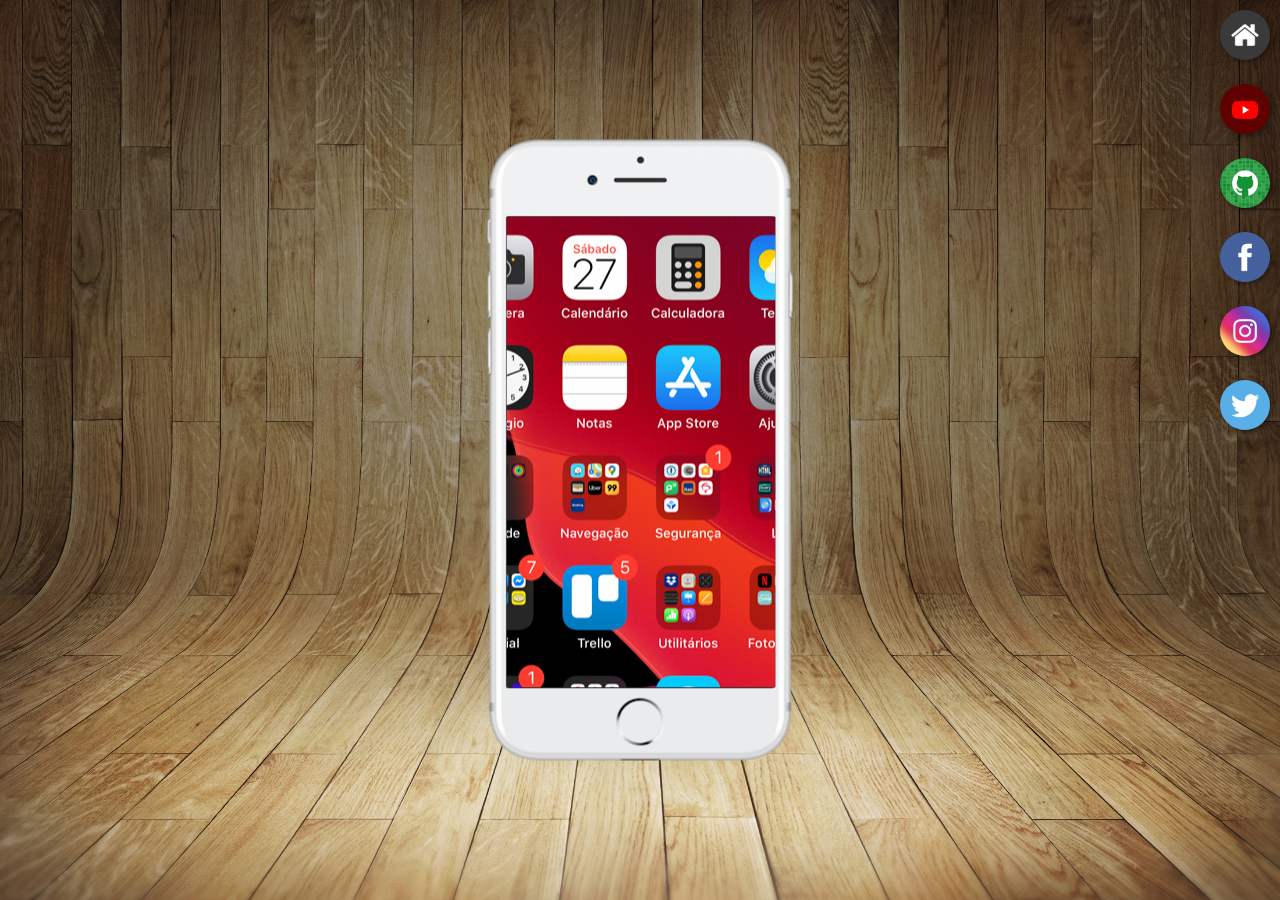
<file: index.html>
<!DOCTYPE html>
<html lang="pt-br">
<head>
    <meta charset="UTF-8">
    <meta http-equiv="X-UA-Compatible" content="IE=edge">
    <meta name="viewport" content="width=device-width, initial-scale=1.0">
    <title>Projeto Redes Sociais</title>
   <link rel="shortcut icon" href="favicon.ico" type="image/x-icon">
   <link rel="stylesheet" href="estilo/style.css">
</head>
<body>
   <main>
        <section id="telefone">
         <iframe src="home.html" name="tela" id="tela" frameborder="0">Seu navegador não é compatível com isso.           
         </iframe>         
        </section>

        <section id="redes-sociais">
         <a href="home.html" target="tela"><img src="imagens/logo-home.jpg" alt="home"></a><br>
         <a href="youtube.html" target="tela"><img src="imagens/logo-youtube.jpg" alt="logo-youtube"></a><br>
         <a href="github.html" target="tela"><img src="imagens/logo-github.jpg" alt="github"></a><br>
         <a href="facebook.html" target="tela"><img src="imagens/logo-facebook.jpg" alt="facebook"></a><br>
         <a href="instagram.html" target="tela"><img src="imagens/logo-instagram.jpg" alt="instagram"></a><br>
         <a href="twitter.html" target="tela"><img src="imagens/logo-twitter.jpg" alt="logo-twitter"></a><br>
        </section>
   </main>
    









</body>
</html>
</file>
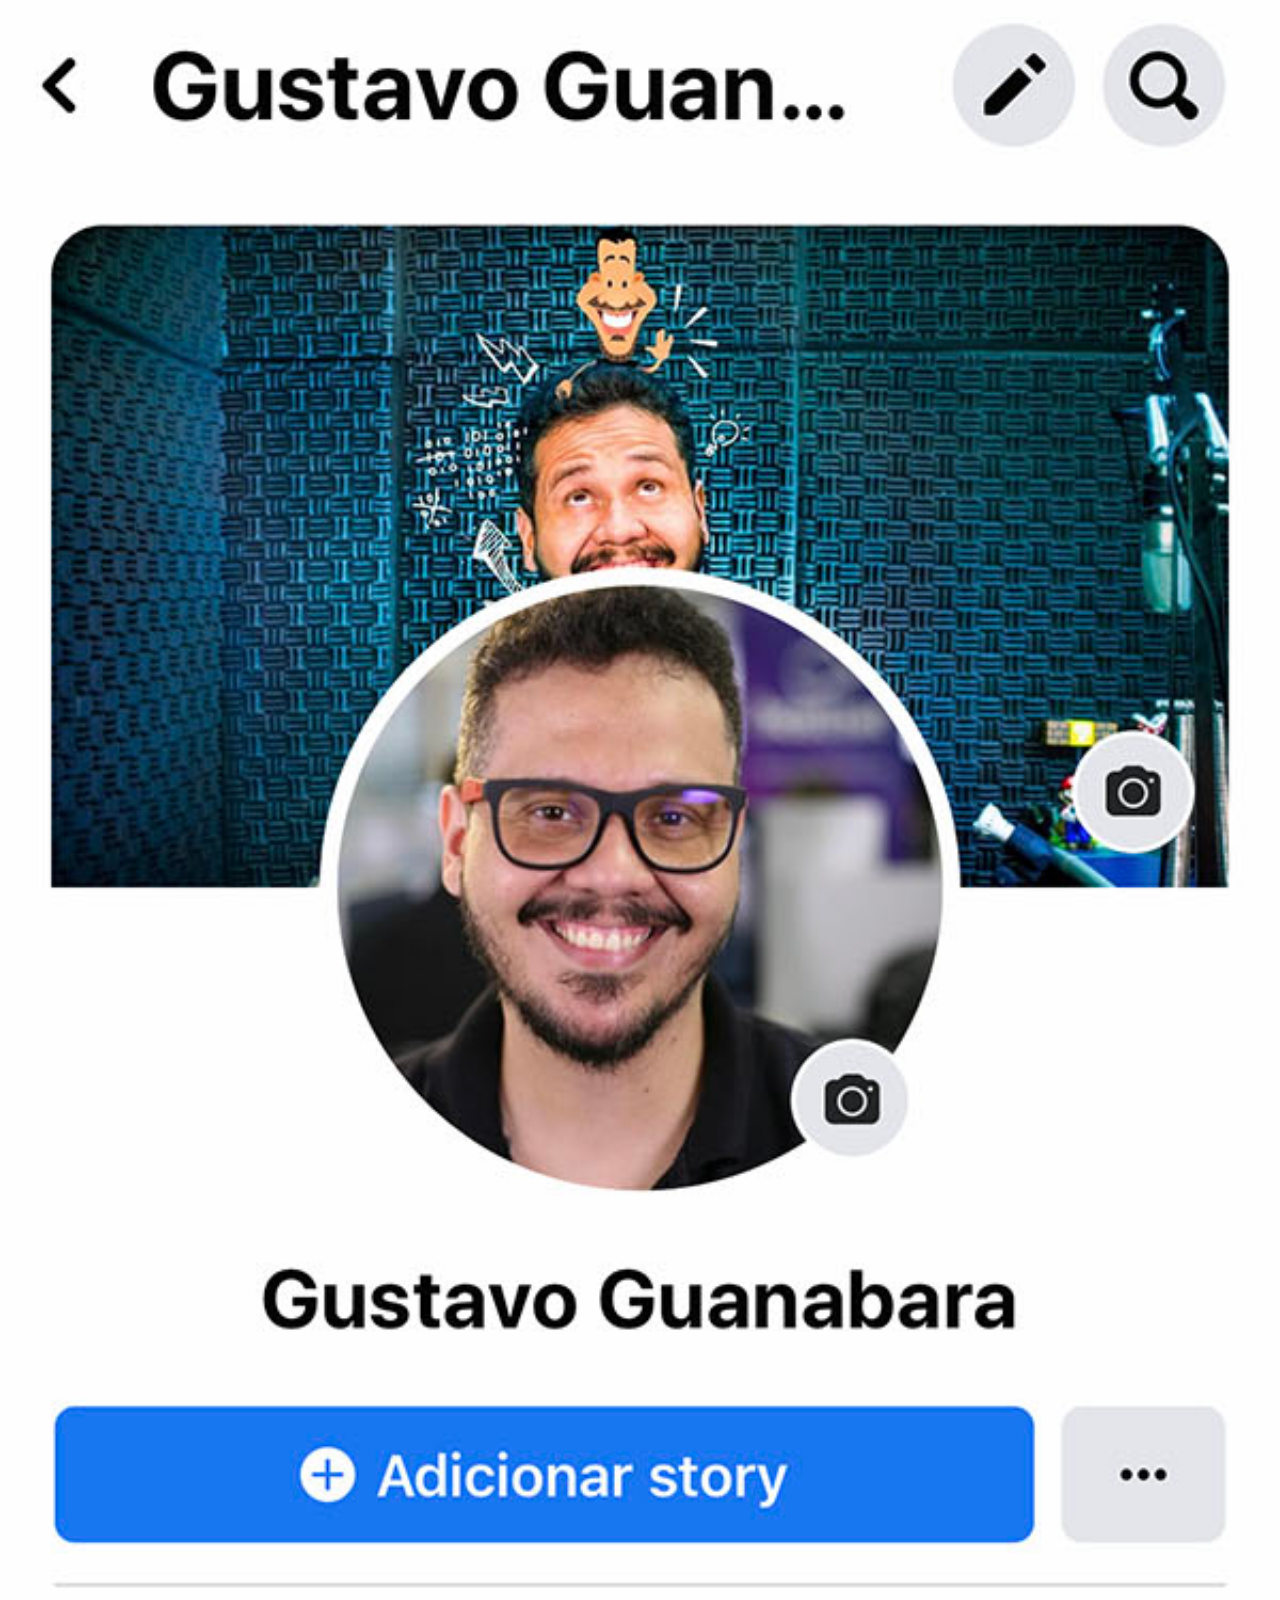
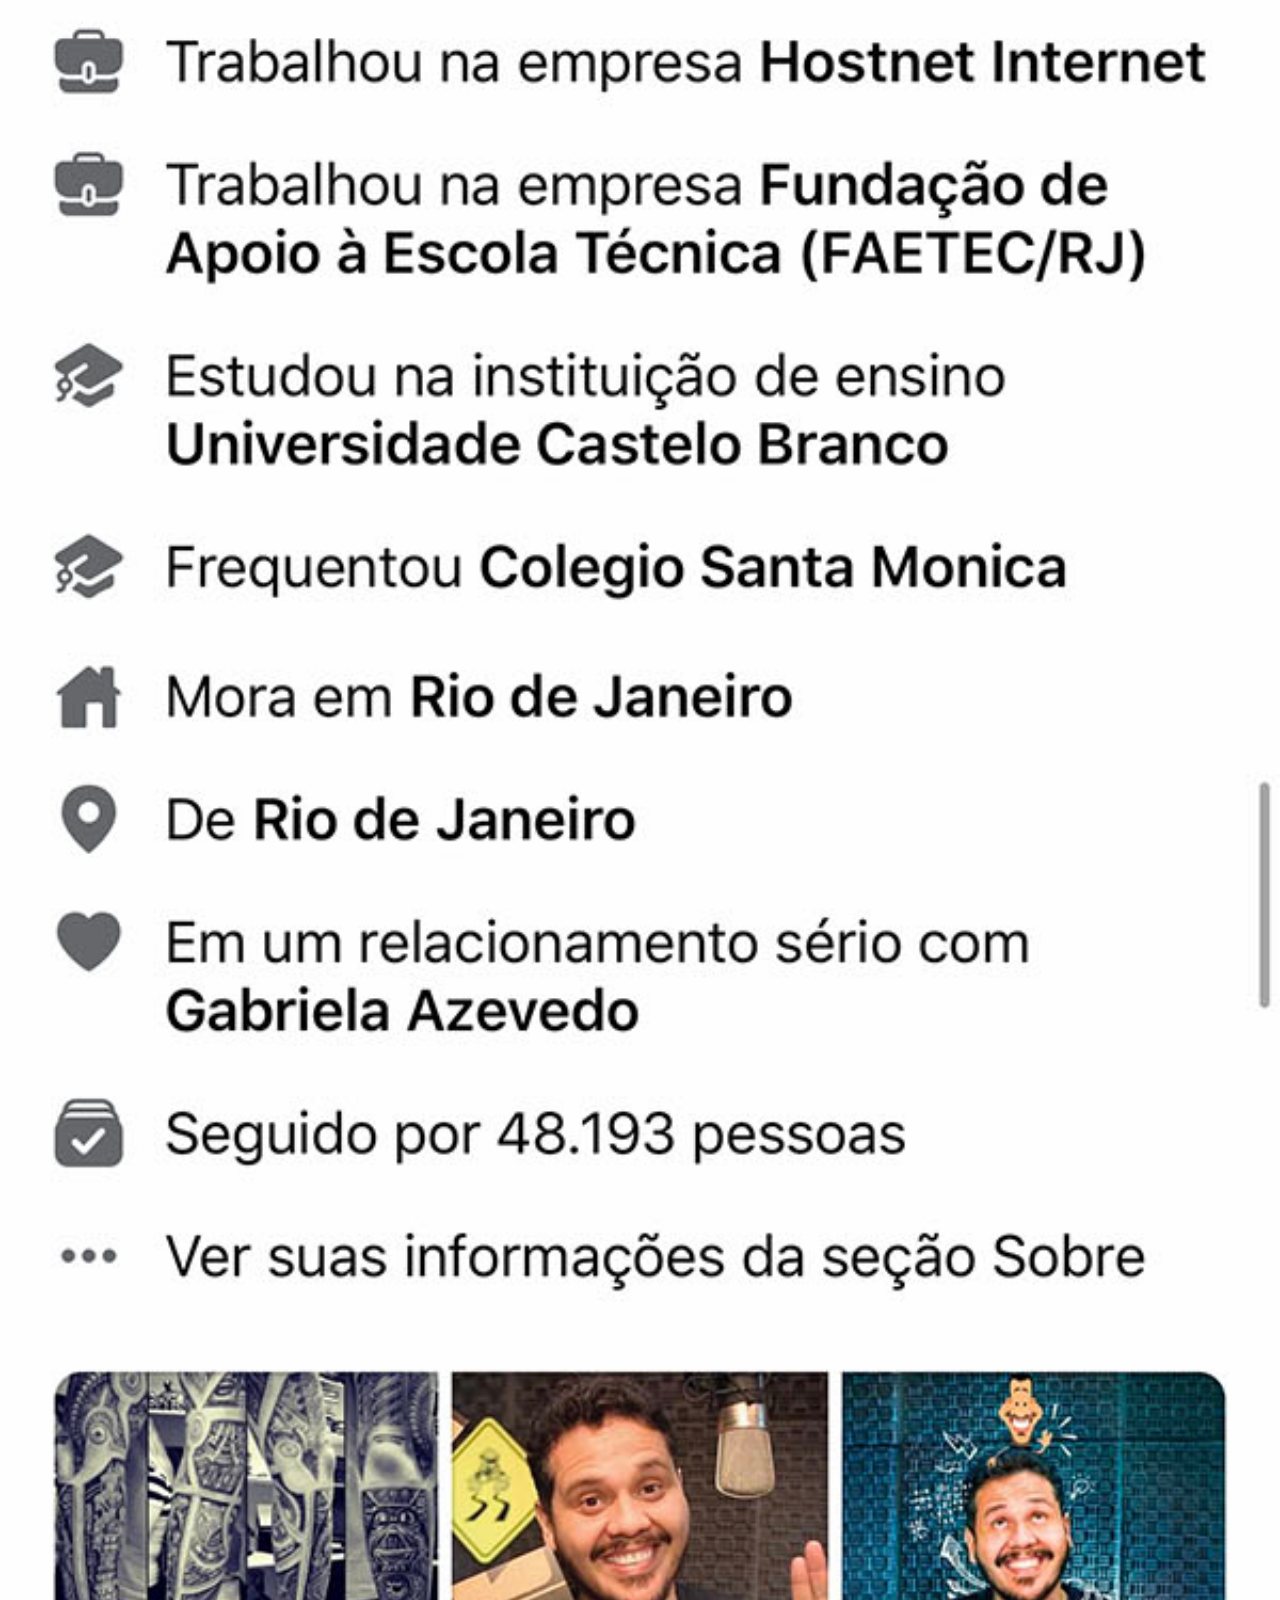
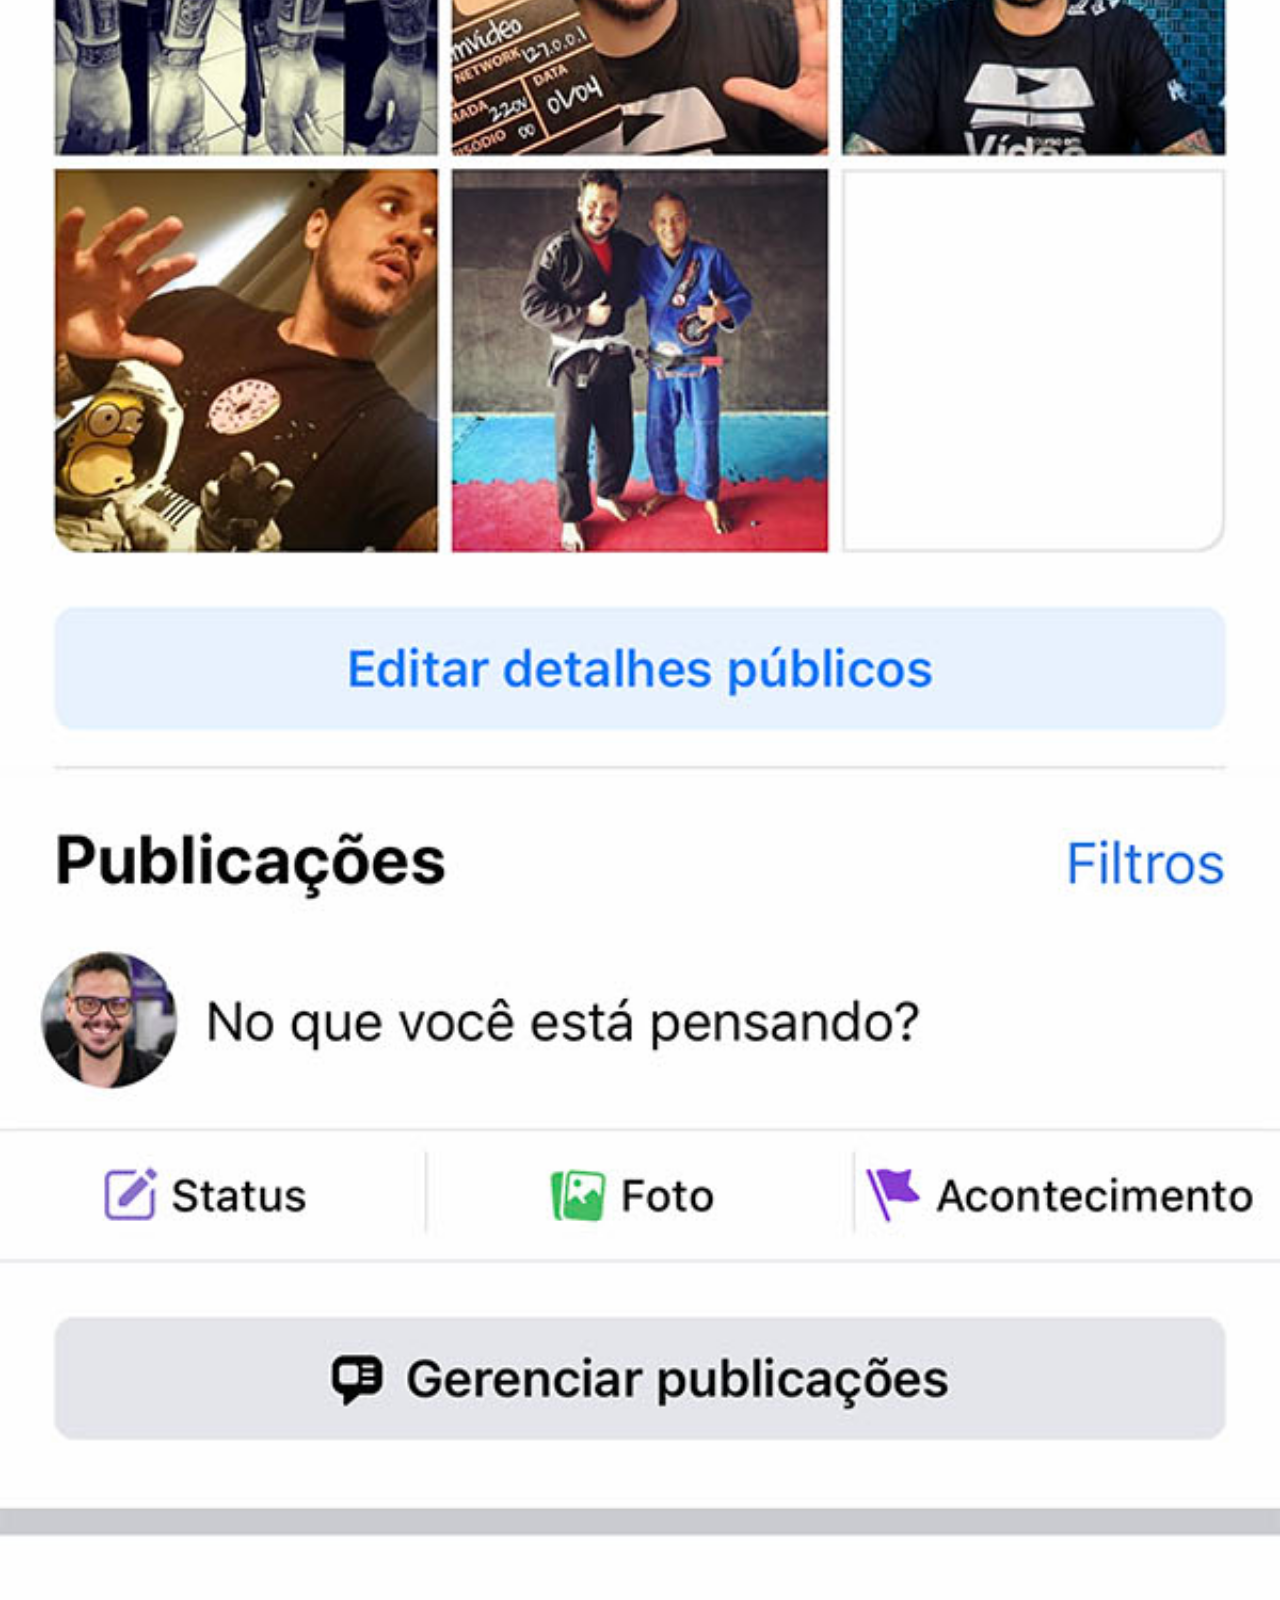
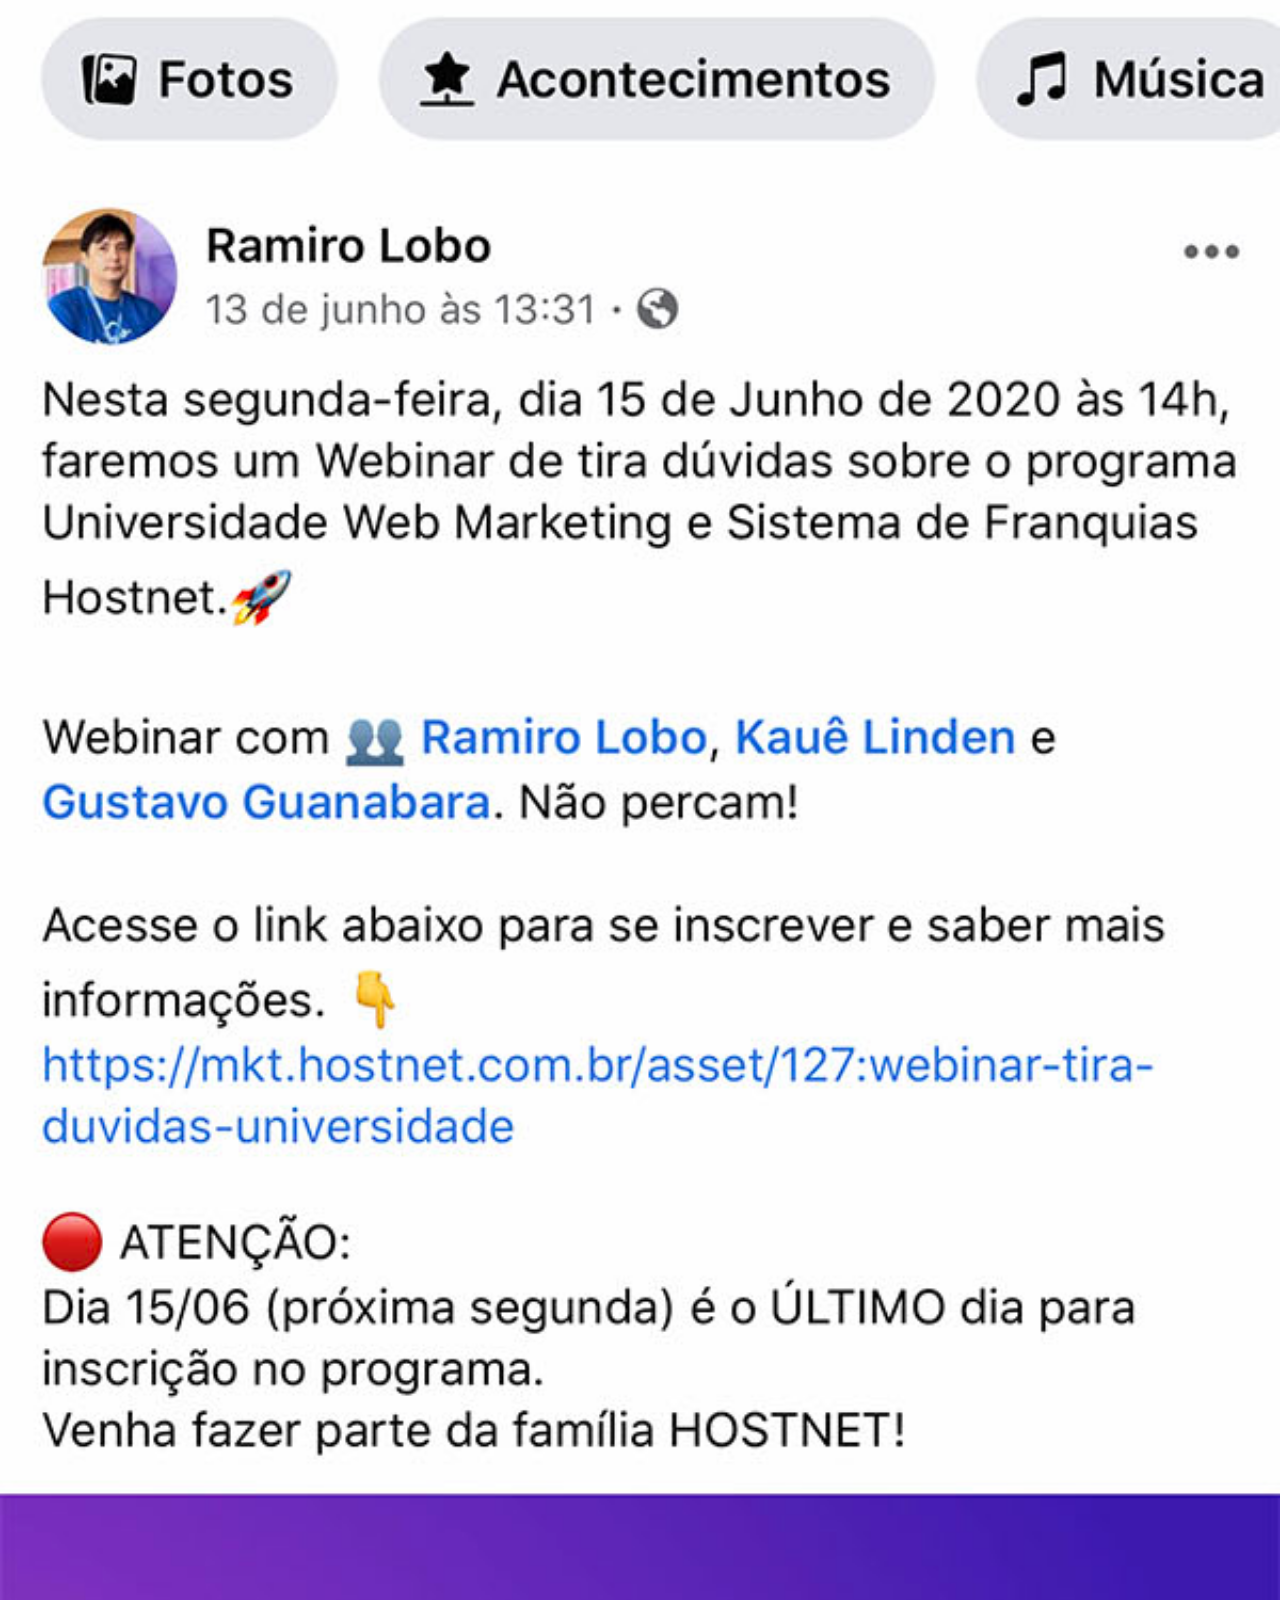
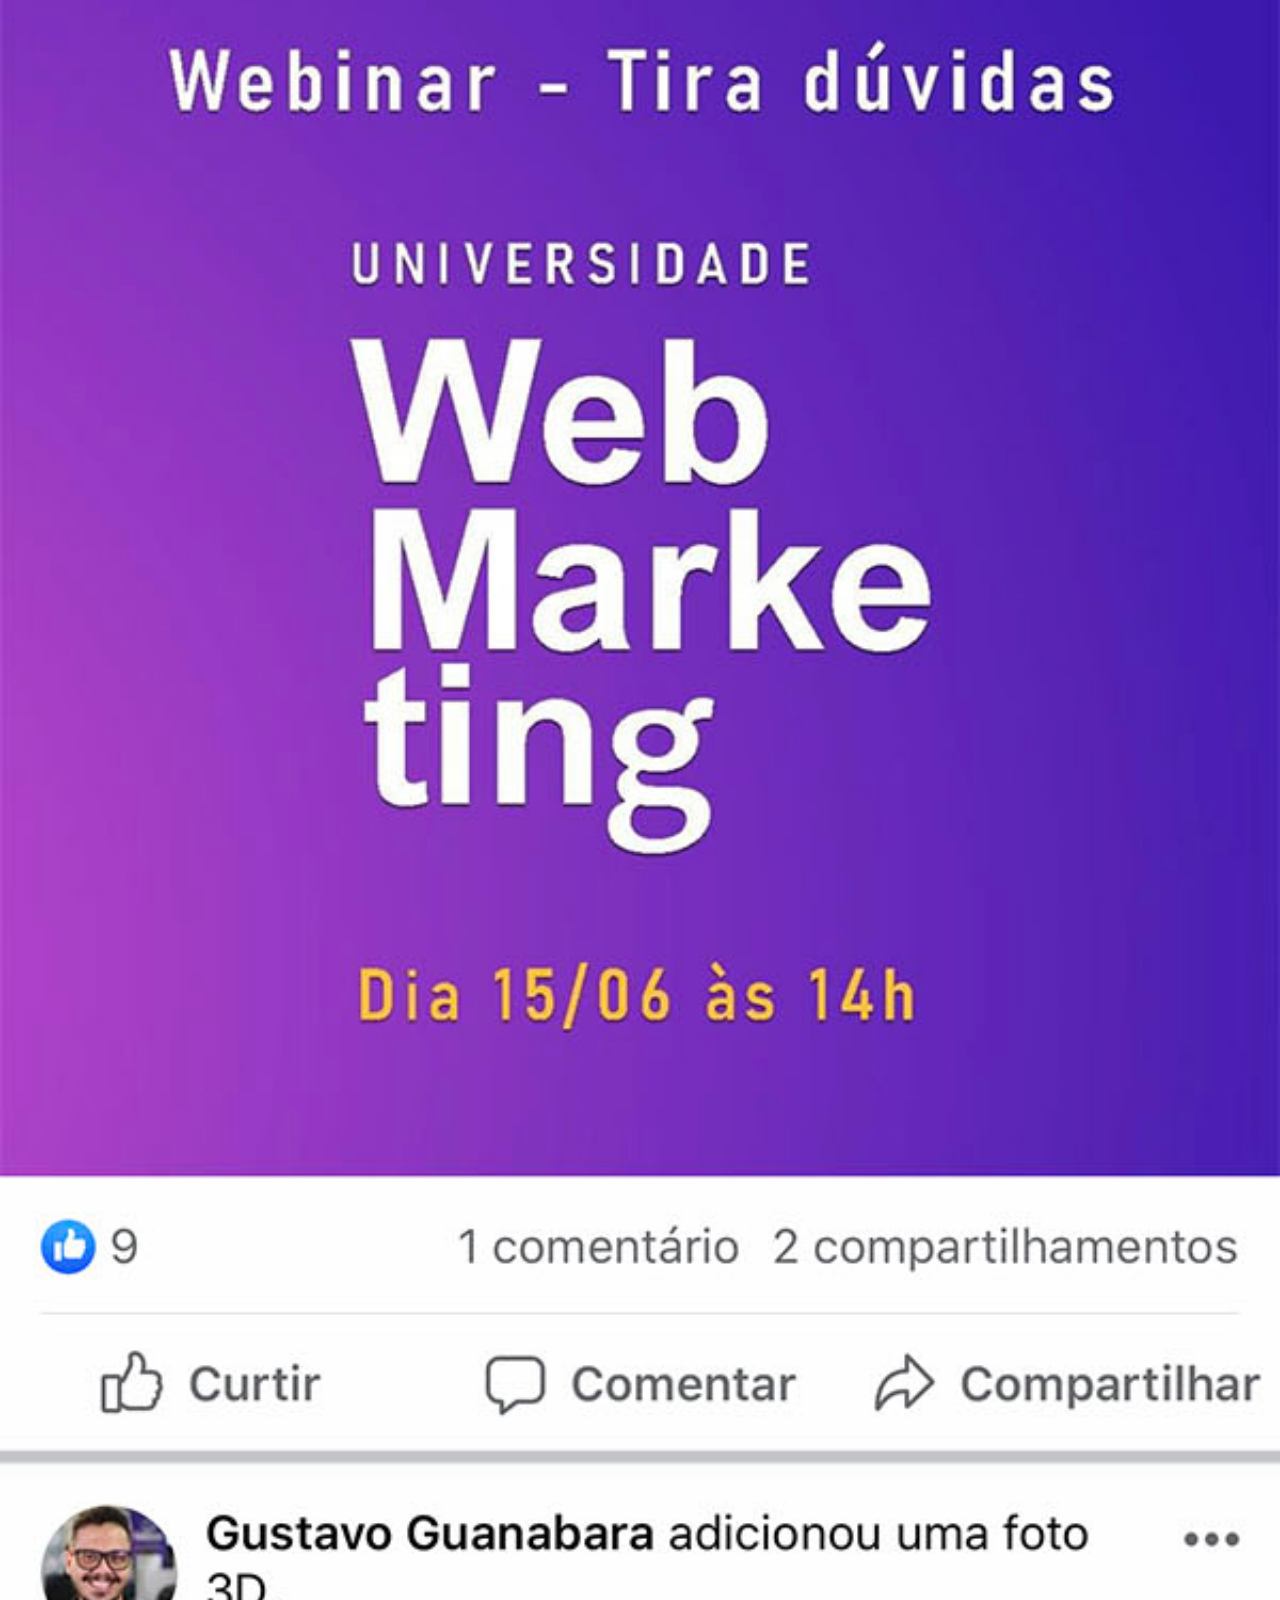
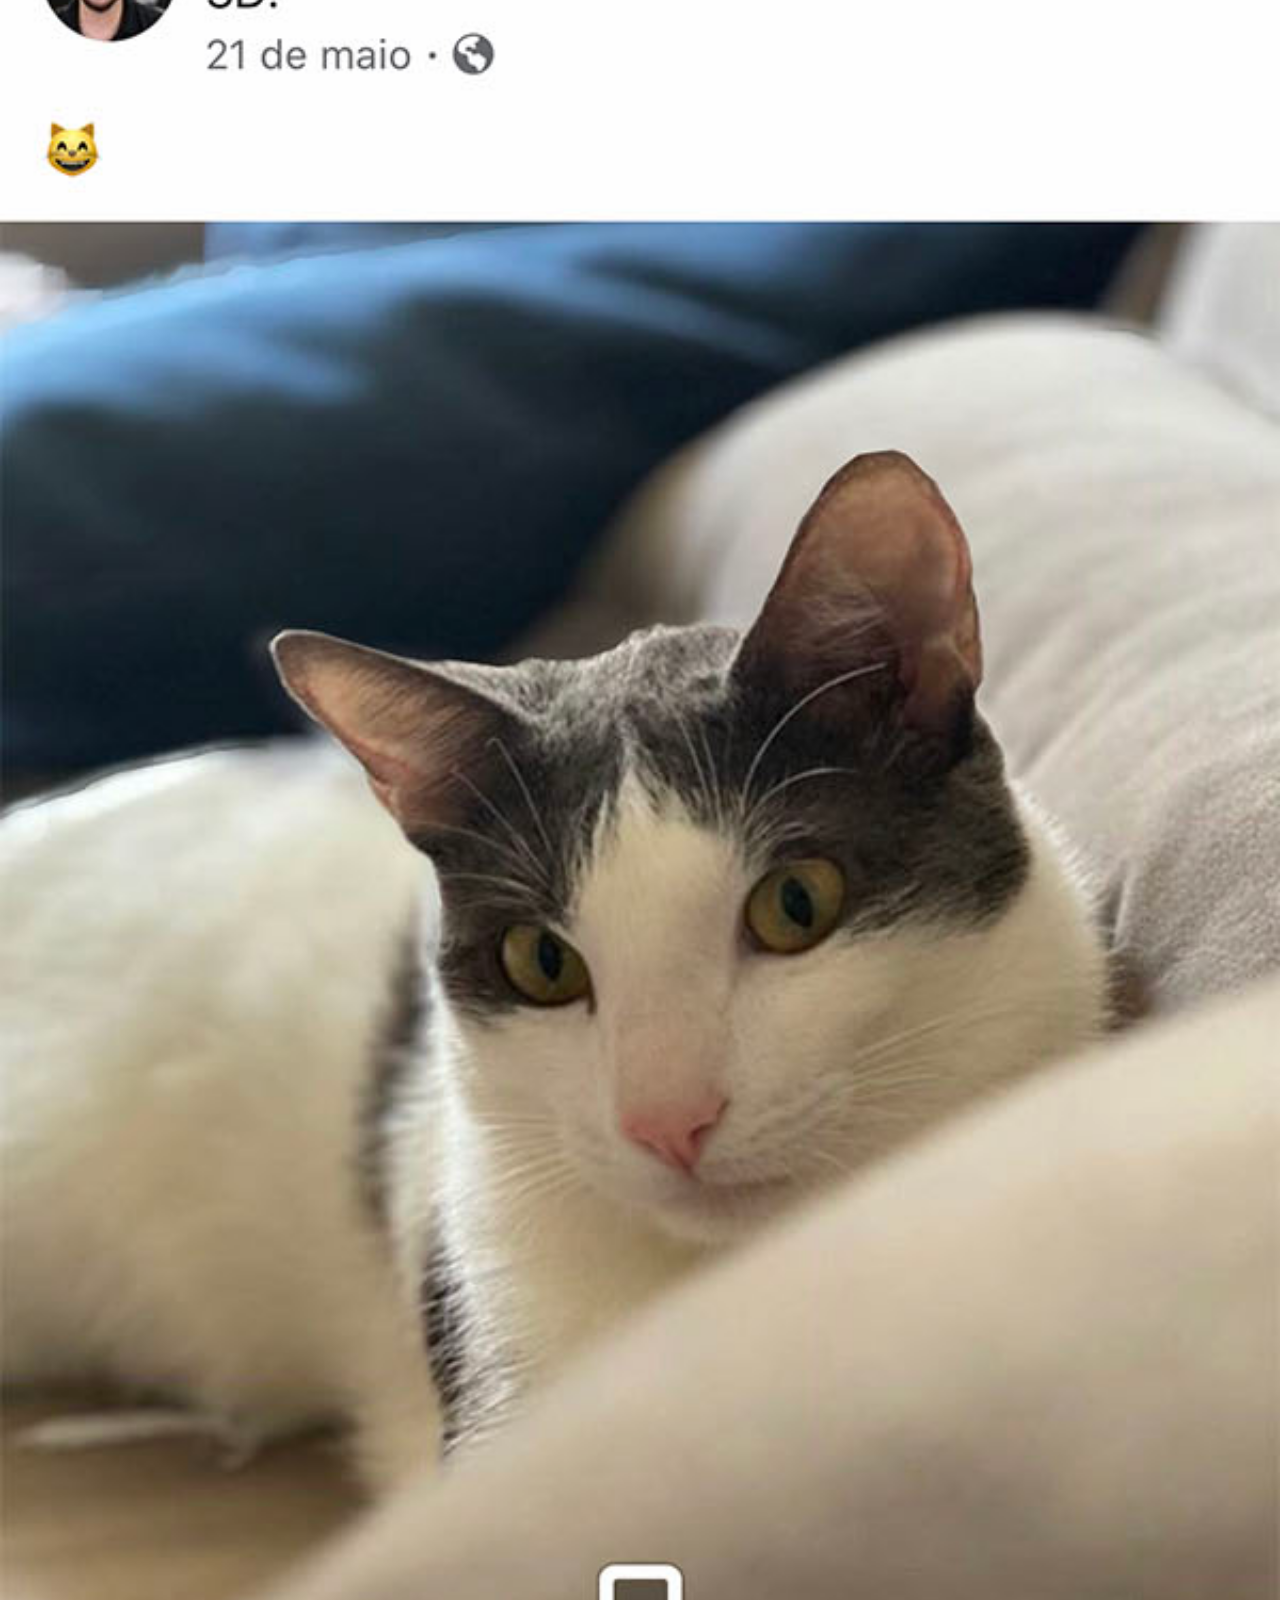
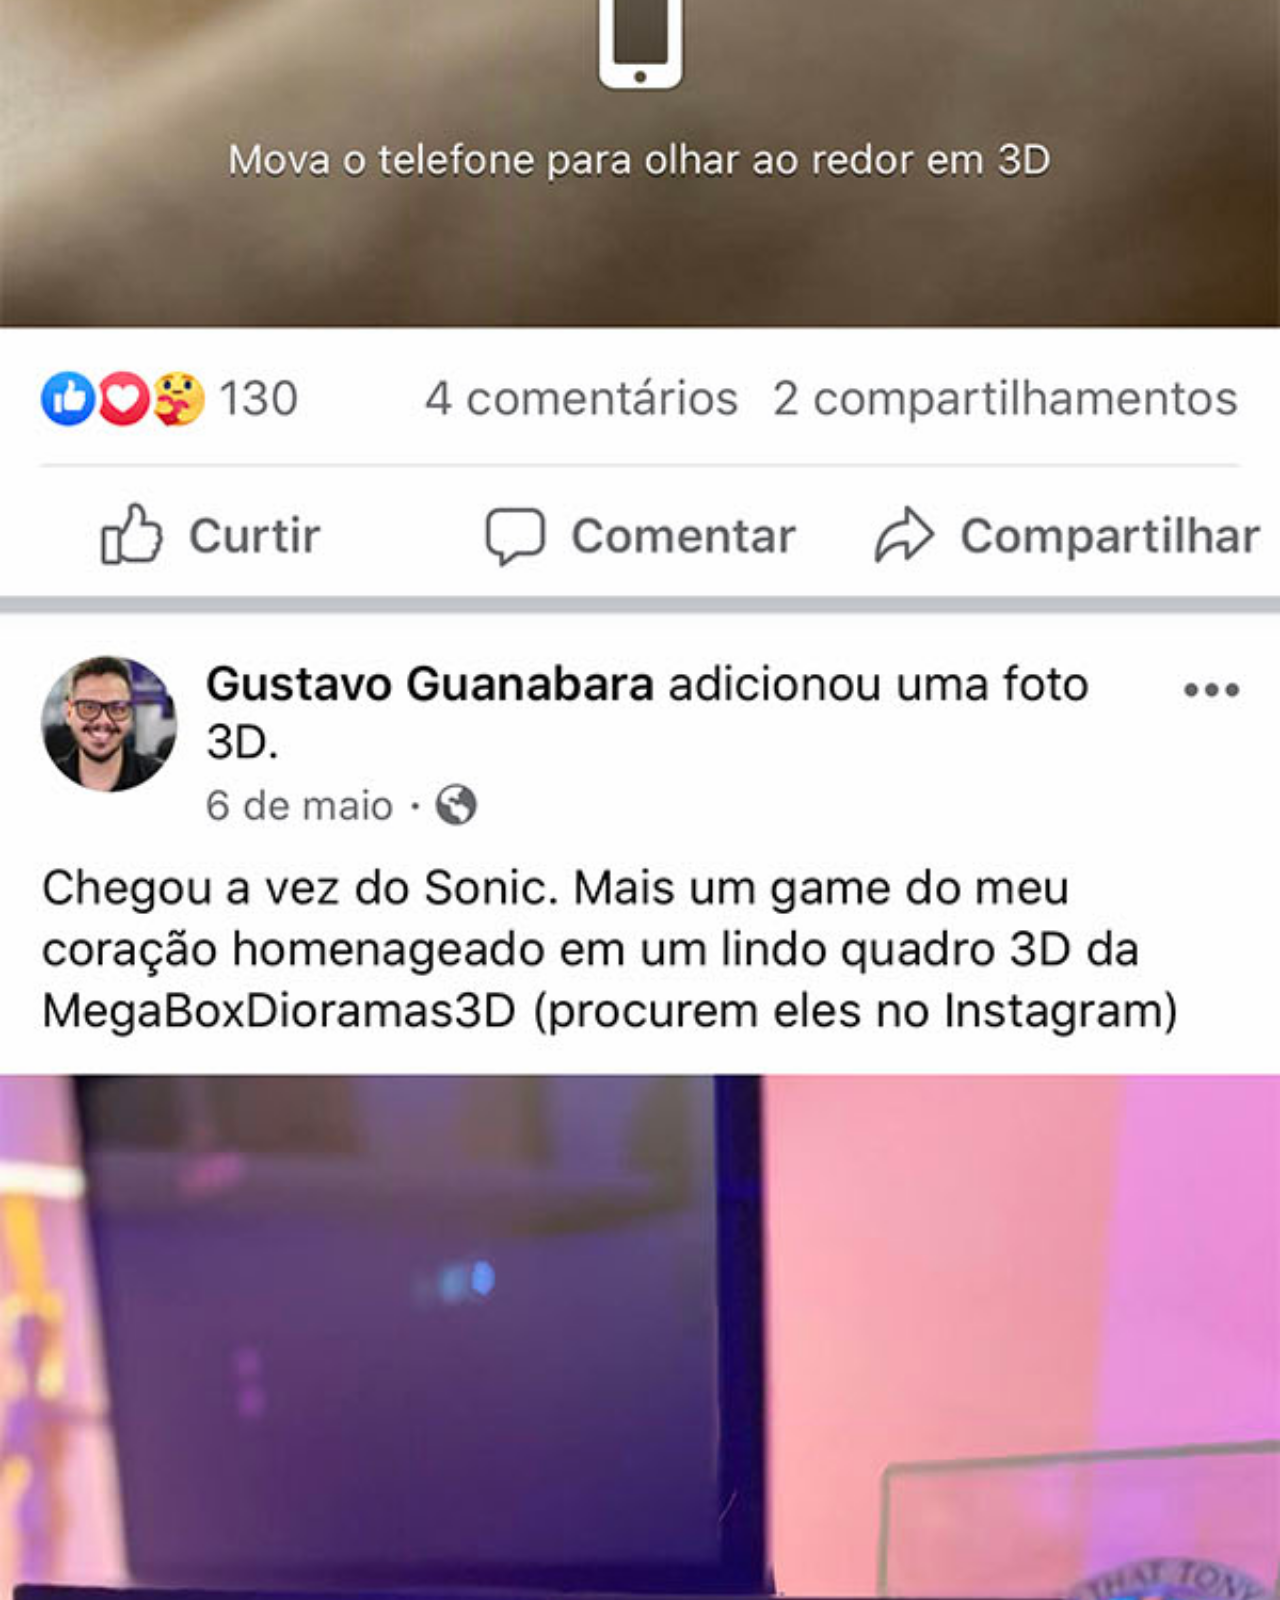
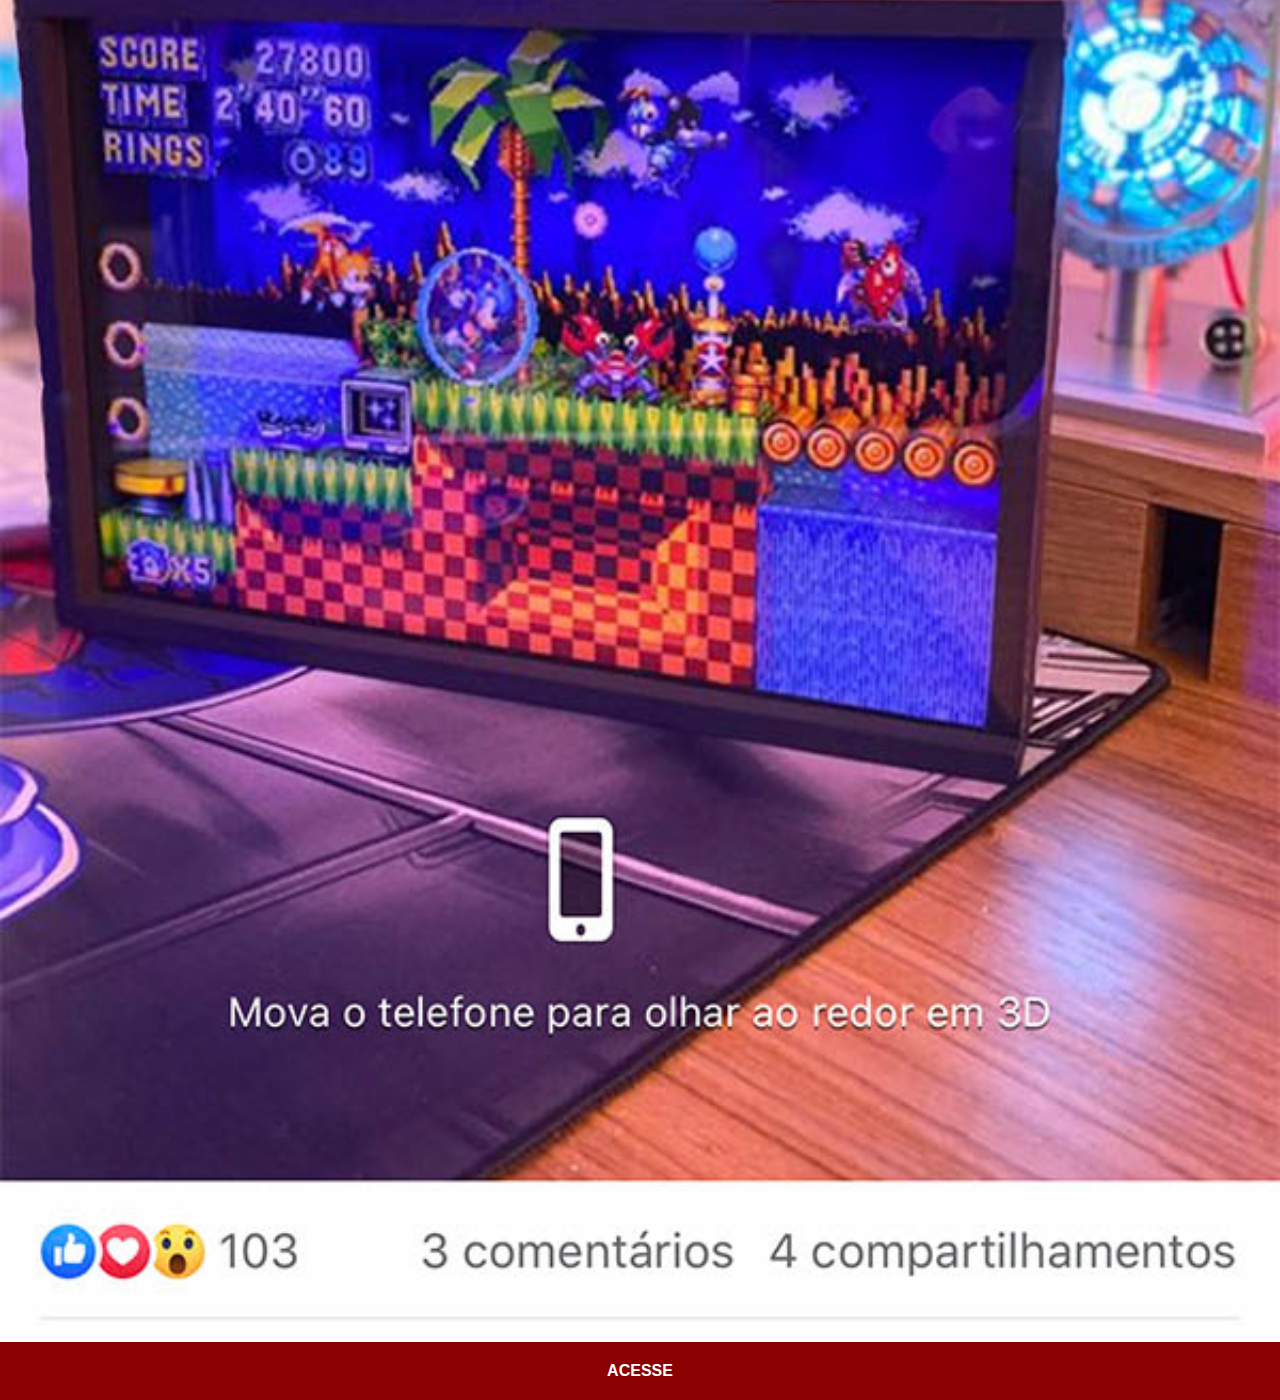
<file: facebook.html>
<!DOCTYPE html>
<html lang="pt-br">
<head>
    <meta charset="UTF-8">
    <meta http-equiv="X-UA-Compatible" content="IE=edge">
    <meta name="viewport" content="width=device-width, initial-scale=1.0">
    <title>Youtube</title>
    <link rel="stylesheet" href="estilos/social.css">
</head>
<body>
    <img src="imagens/tela-facebook.jpg" alt="Youtube">
    <a href="https://www.facebook.com/gustavoguanabara">ACESSE</a>
</body>
</html>
</file>
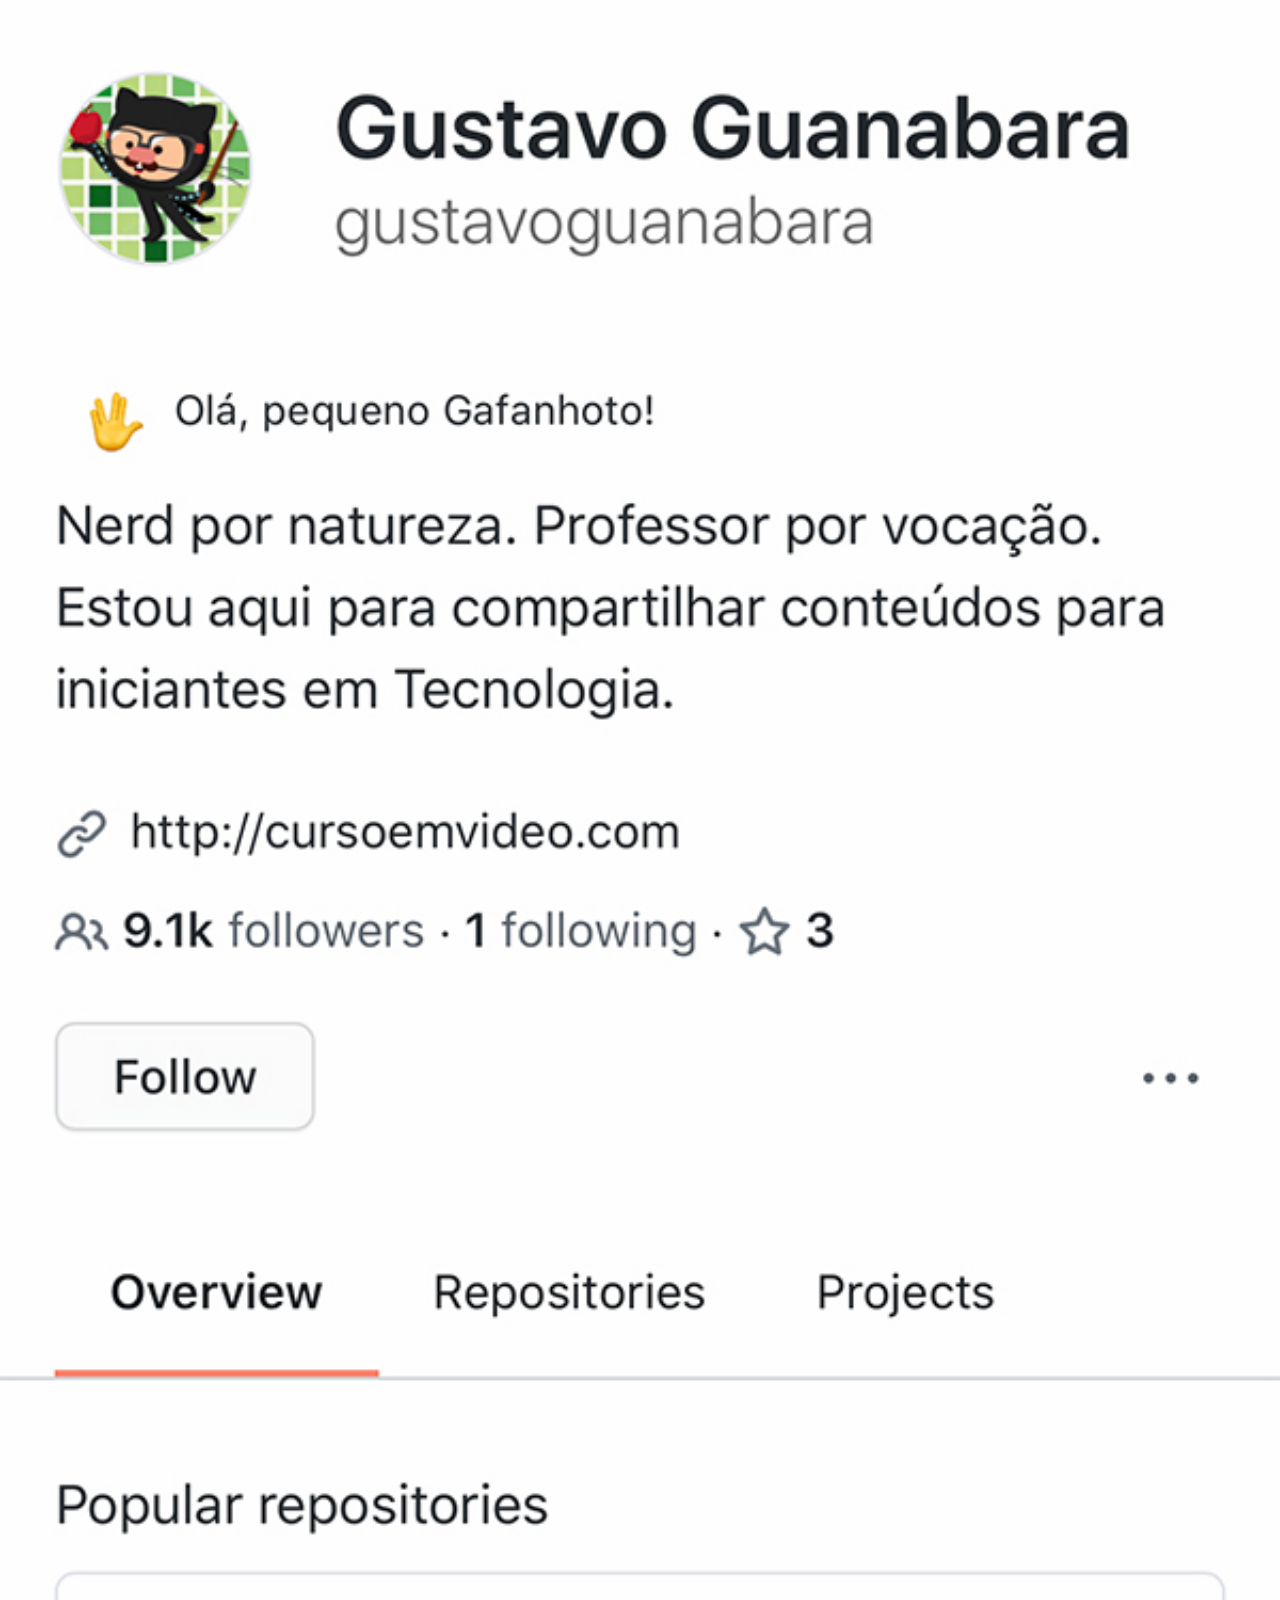
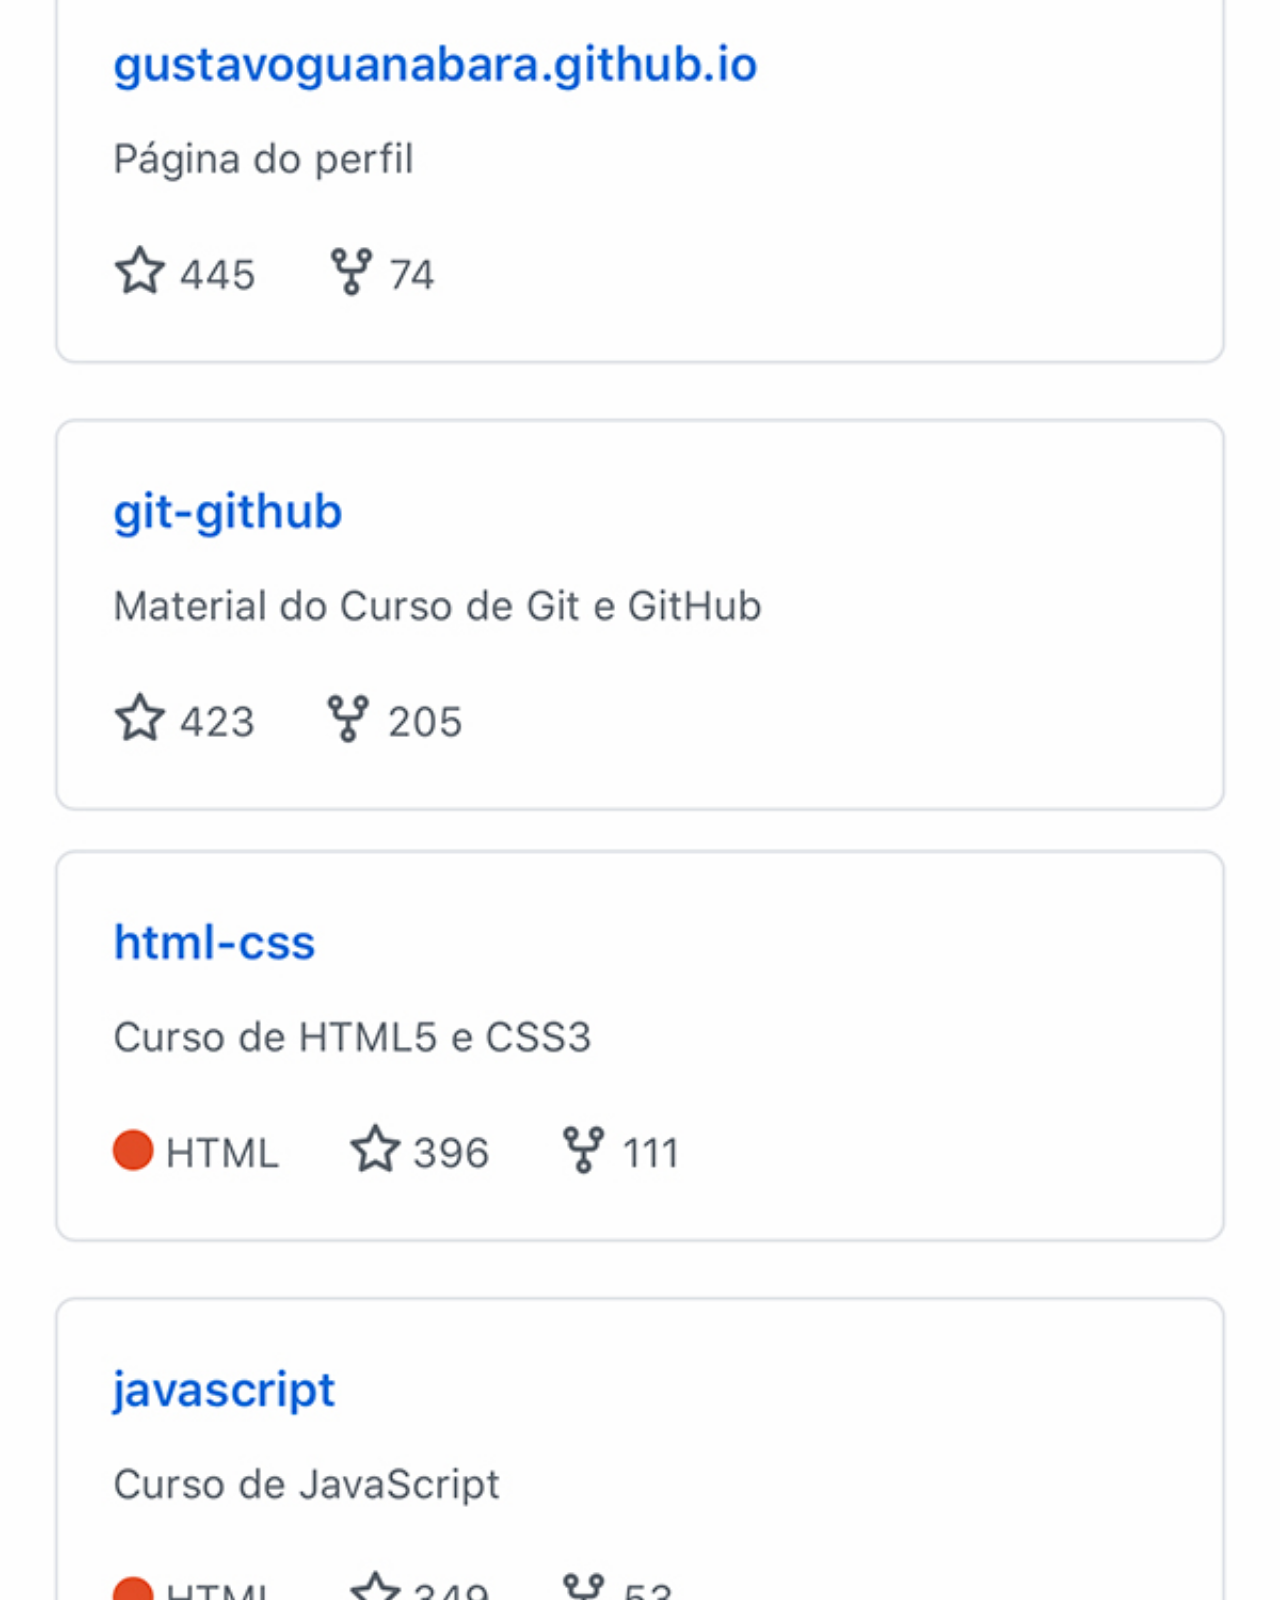
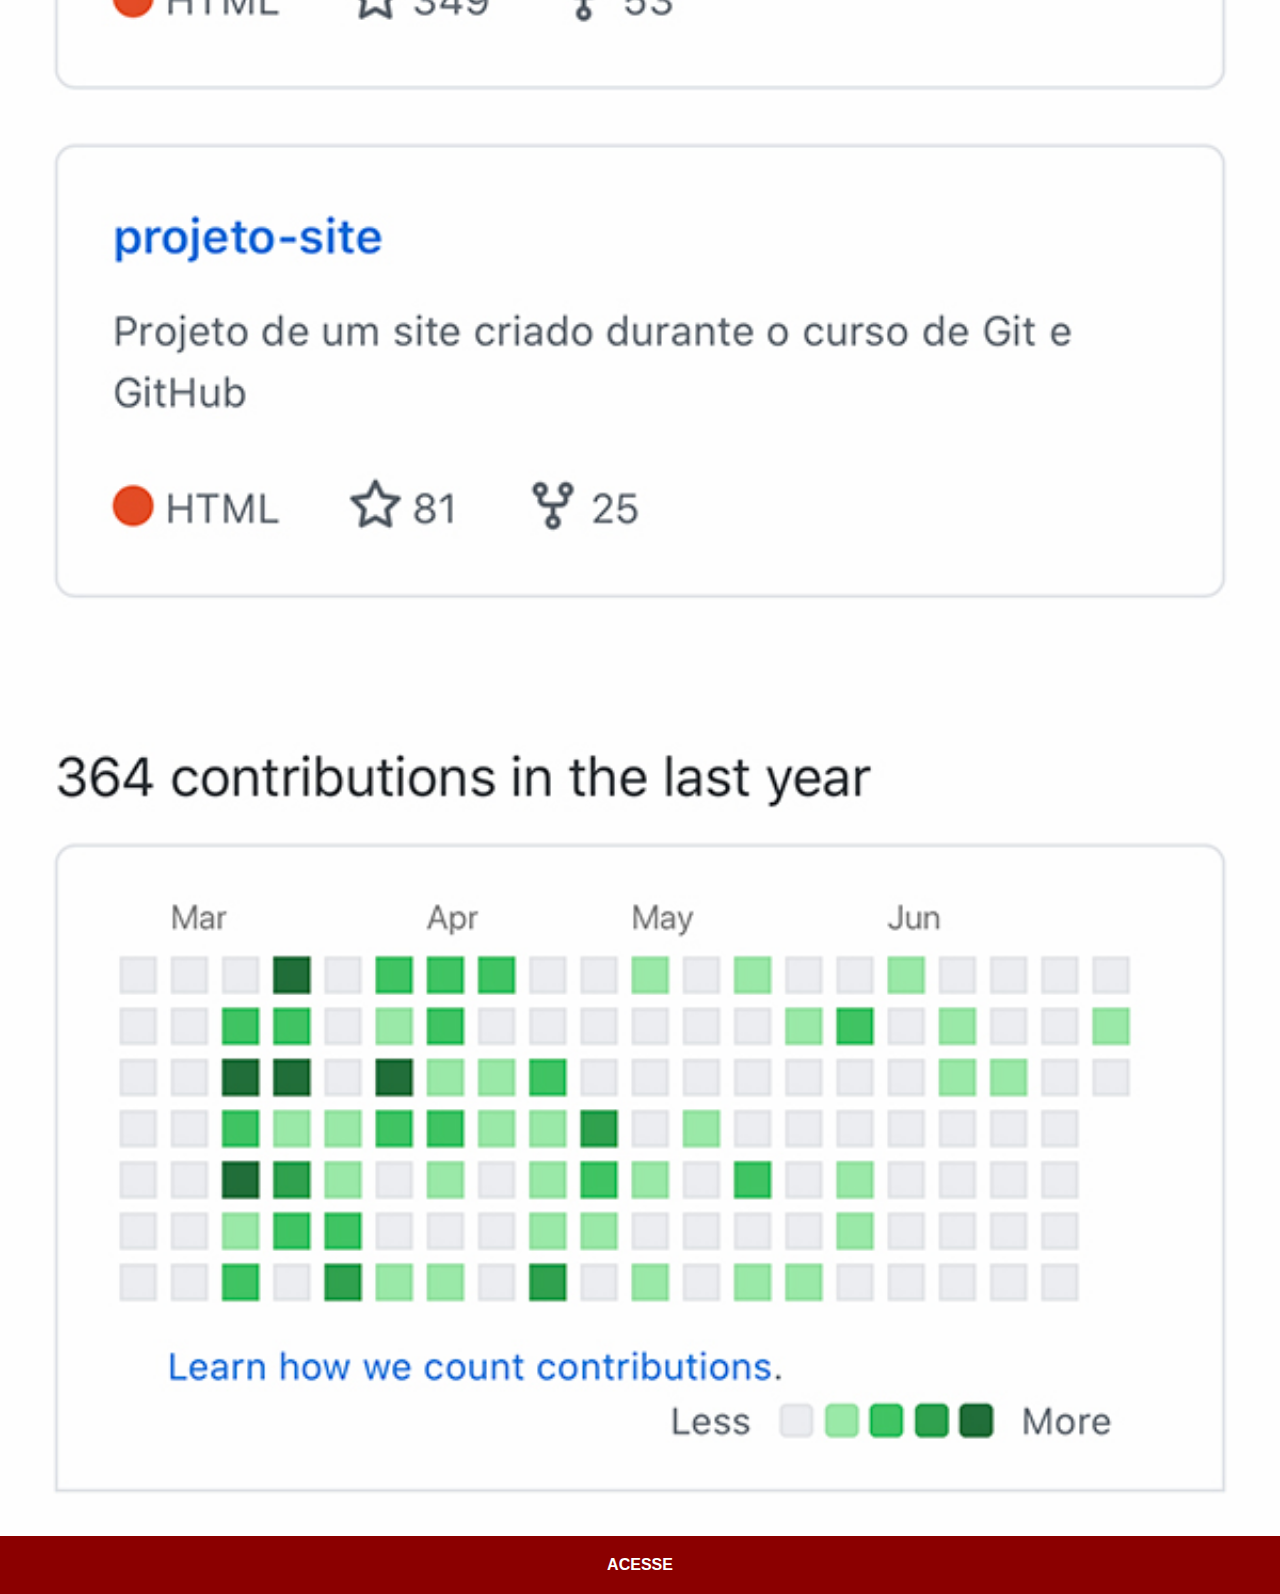
<file: github.html>
<!DOCTYPE html>
<html lang="pt-br">
<head>
    <meta charset="UTF-8">
    <meta http-equiv="X-UA-Compatible" content="IE=edge">
    <meta name="viewport" content="width=device-width, initial-scale=1.0">
    <title>Github</title>
    <link rel="stylesheet" href="estilos/social.css">
</head>
<body>
    <img src="imagens/tela-github.jpg" alt="Github">
    <a href="https://github.com/gustavoguanabara target="_blank> ACESSE</a>
</body>
</html>
</file>
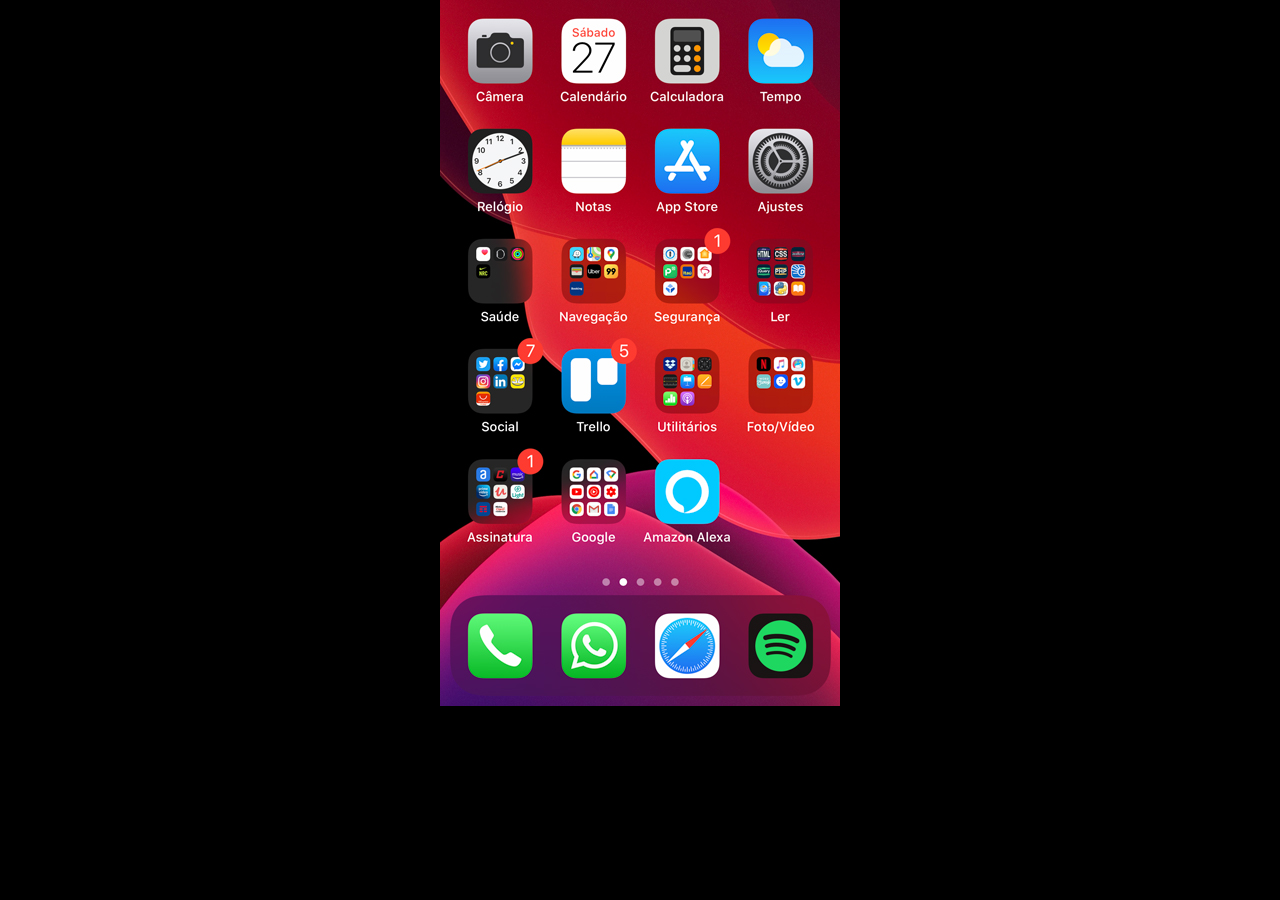
<file: home.html>
<!DOCTYPE html>
<html lang="pt-br">
<head>
    <meta charset="UTF-8">
    <meta http-equiv="X-UA-Compatible" content="IE=edge">
    <meta name="viewport" content="width=device-width, initial-scale=1.0">
    <title>Home</title>
    <style>
        * {
            margin: 0px;
            padding: 0px;
        }

        body {
           width: 100vw; 
           height: 100vh;
           background: black url('imagens/tela-home.jpg') no-repeat top center;
        }
    </style>
</head>
<body>
    
</body>
</html>
</file>
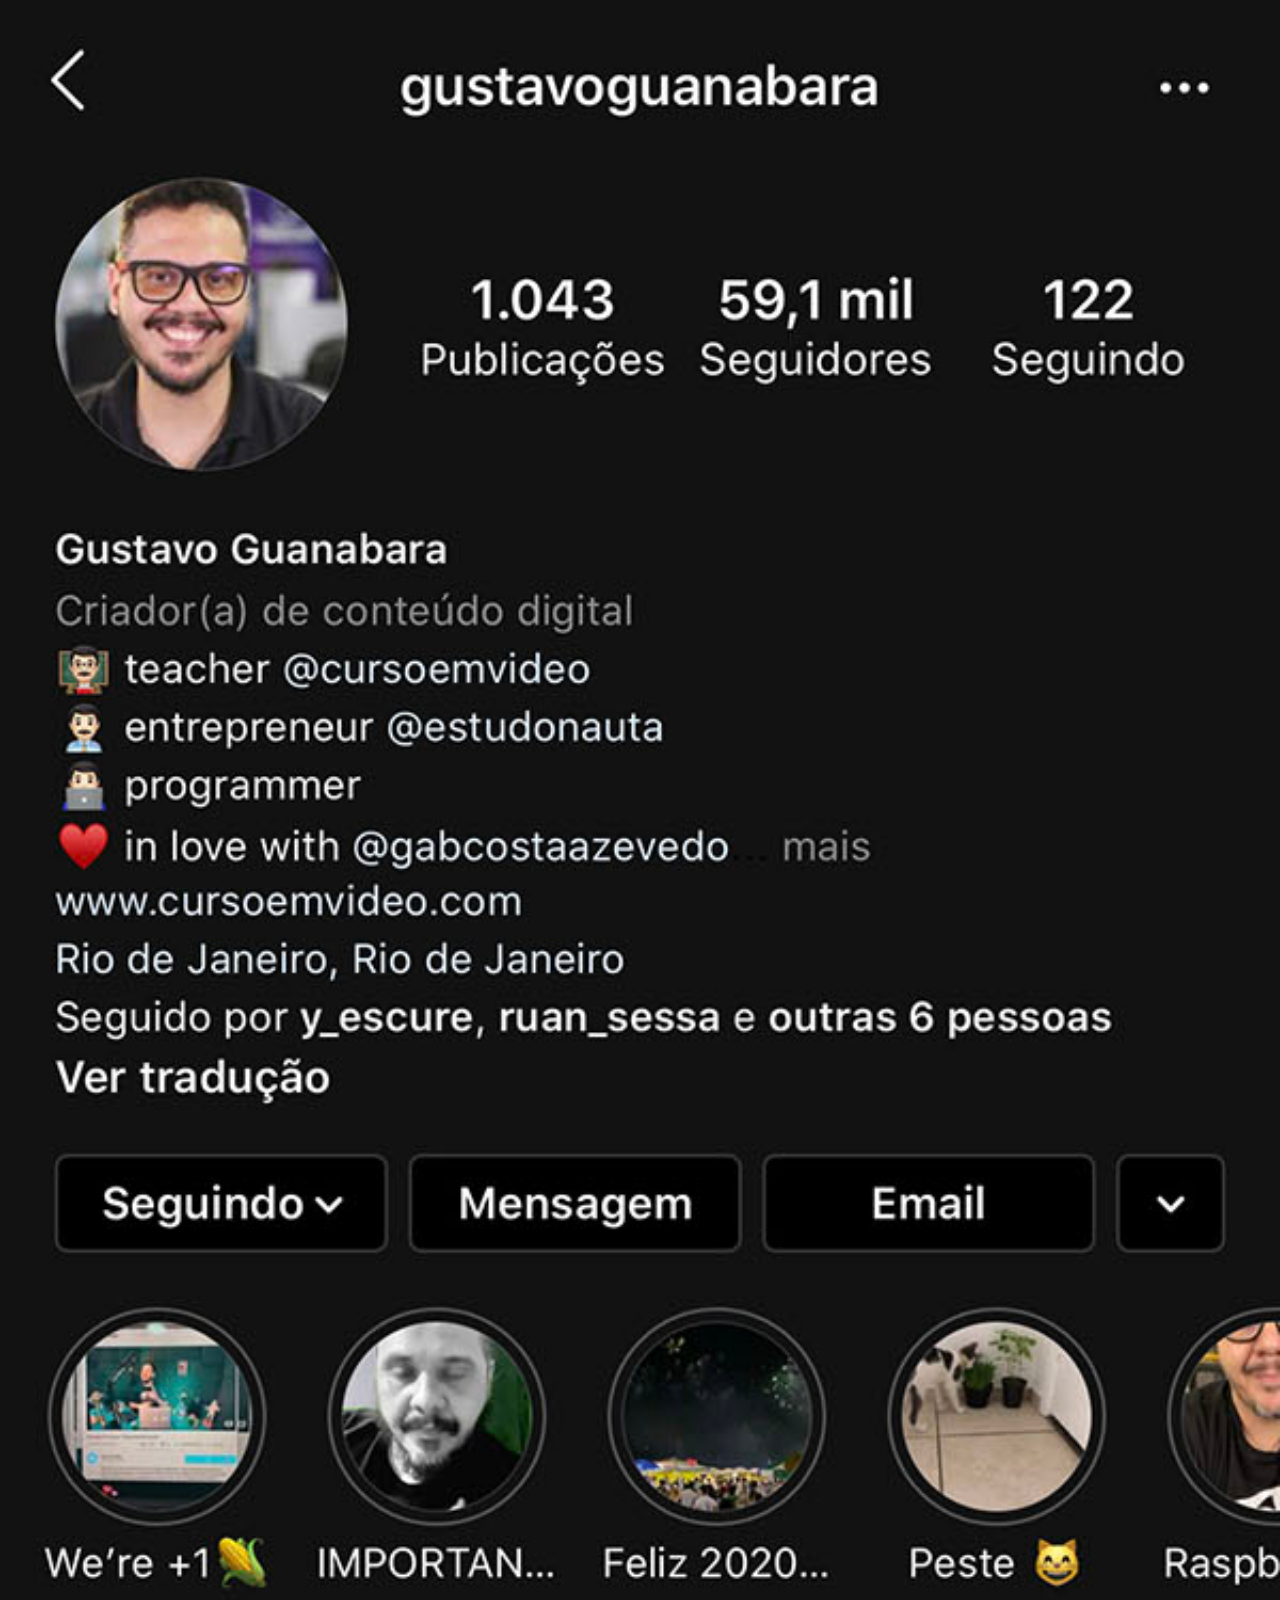
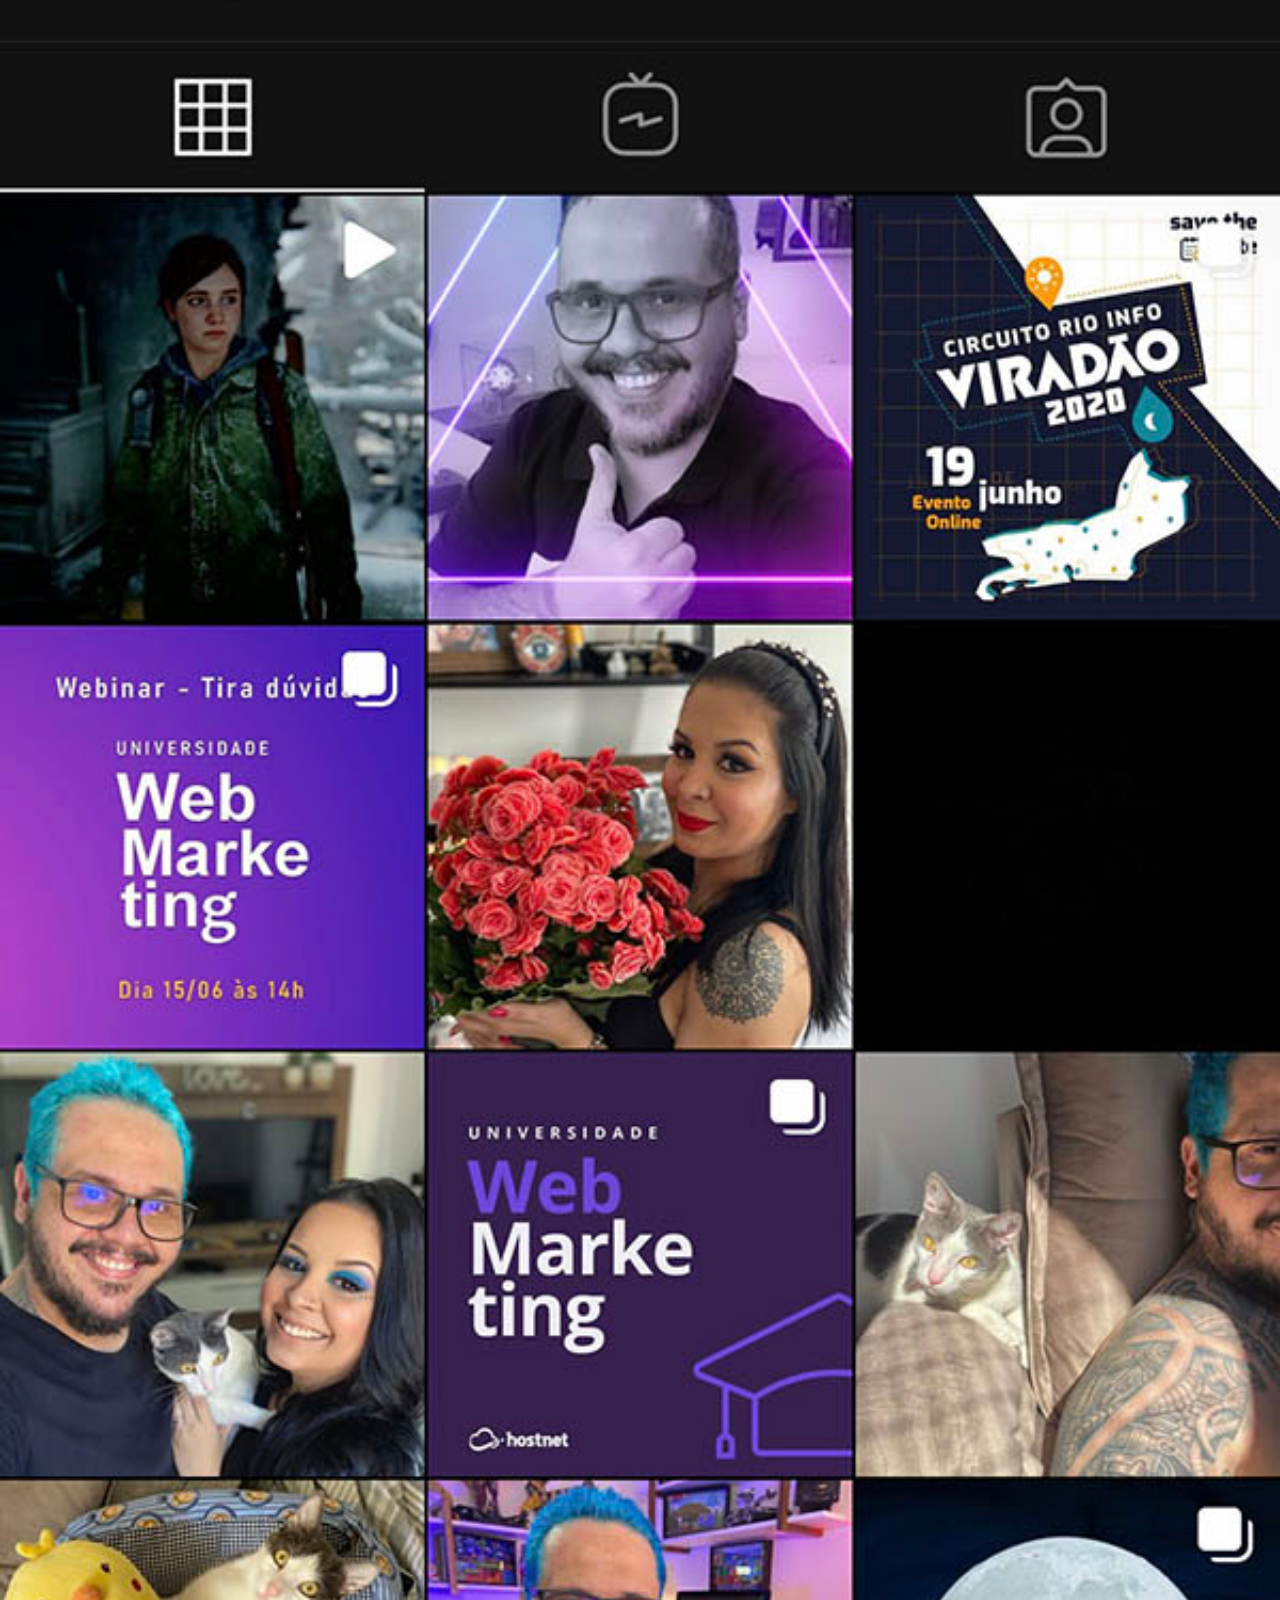
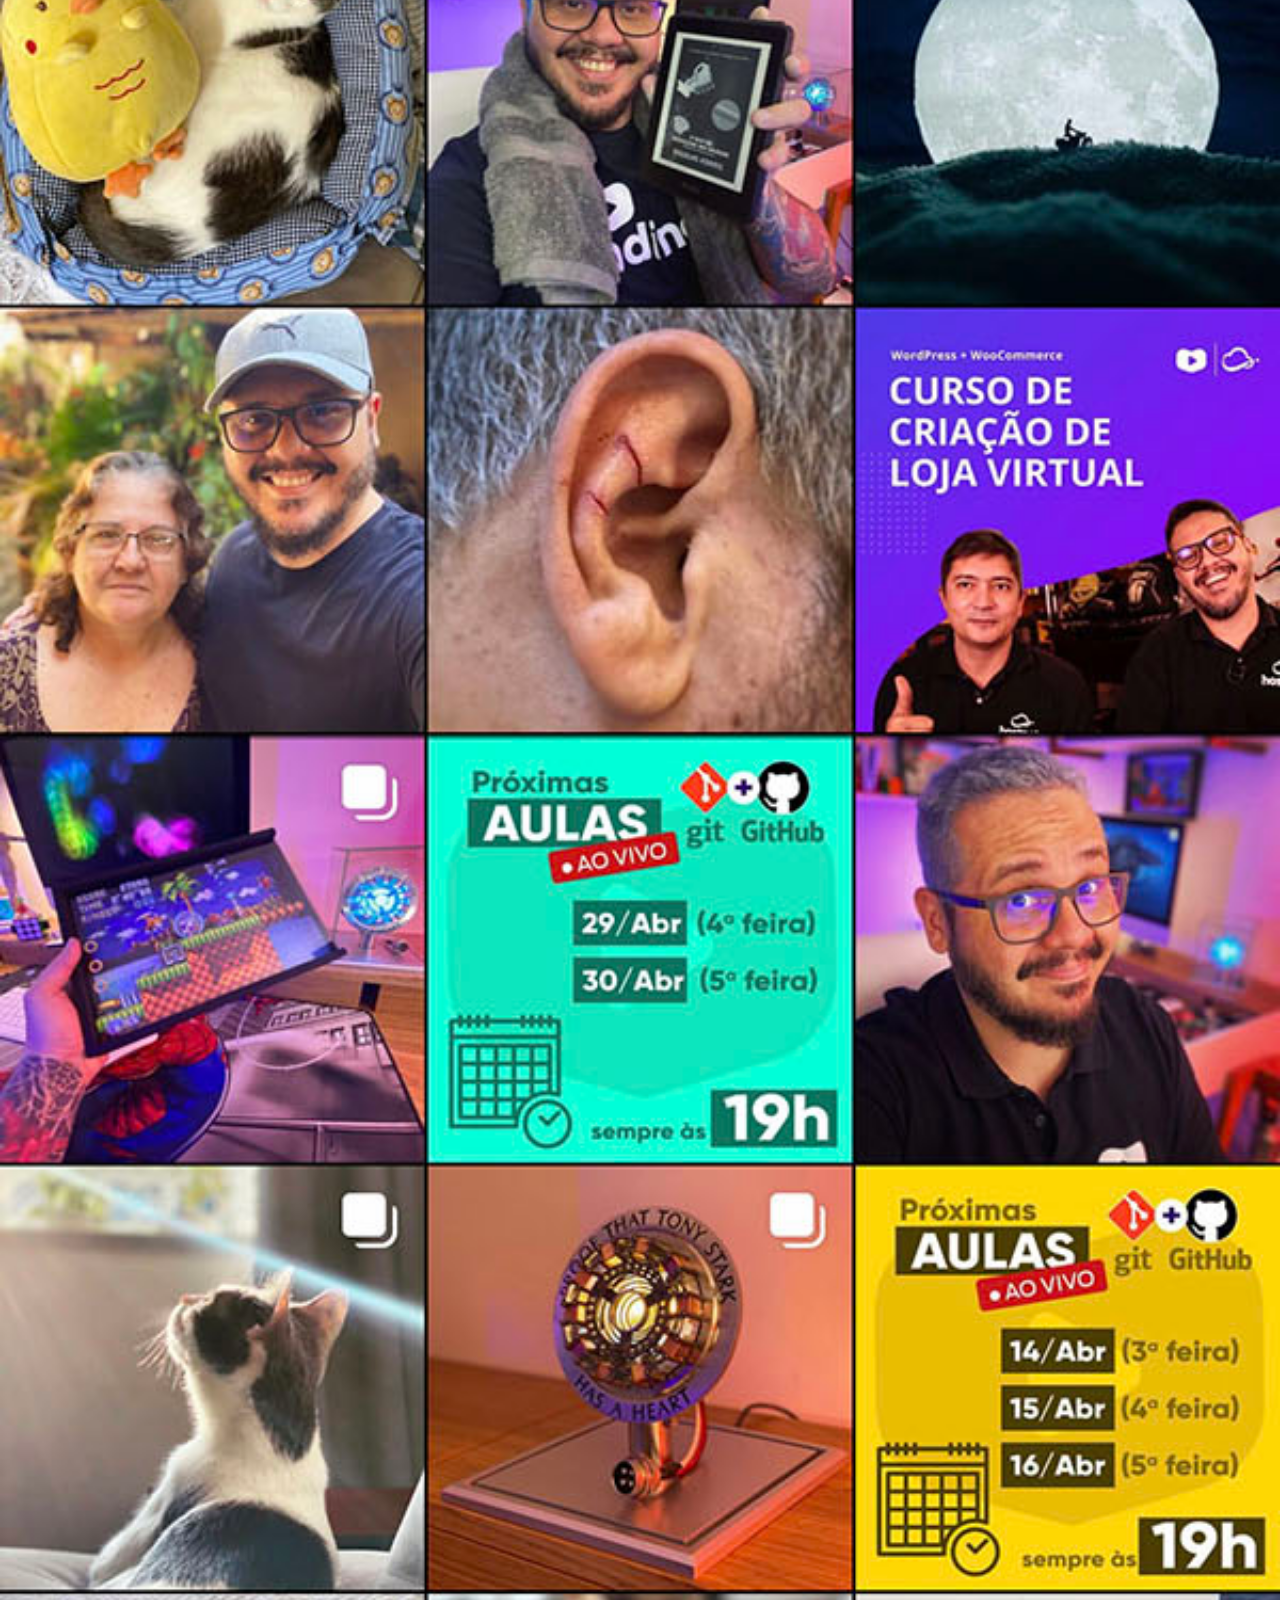
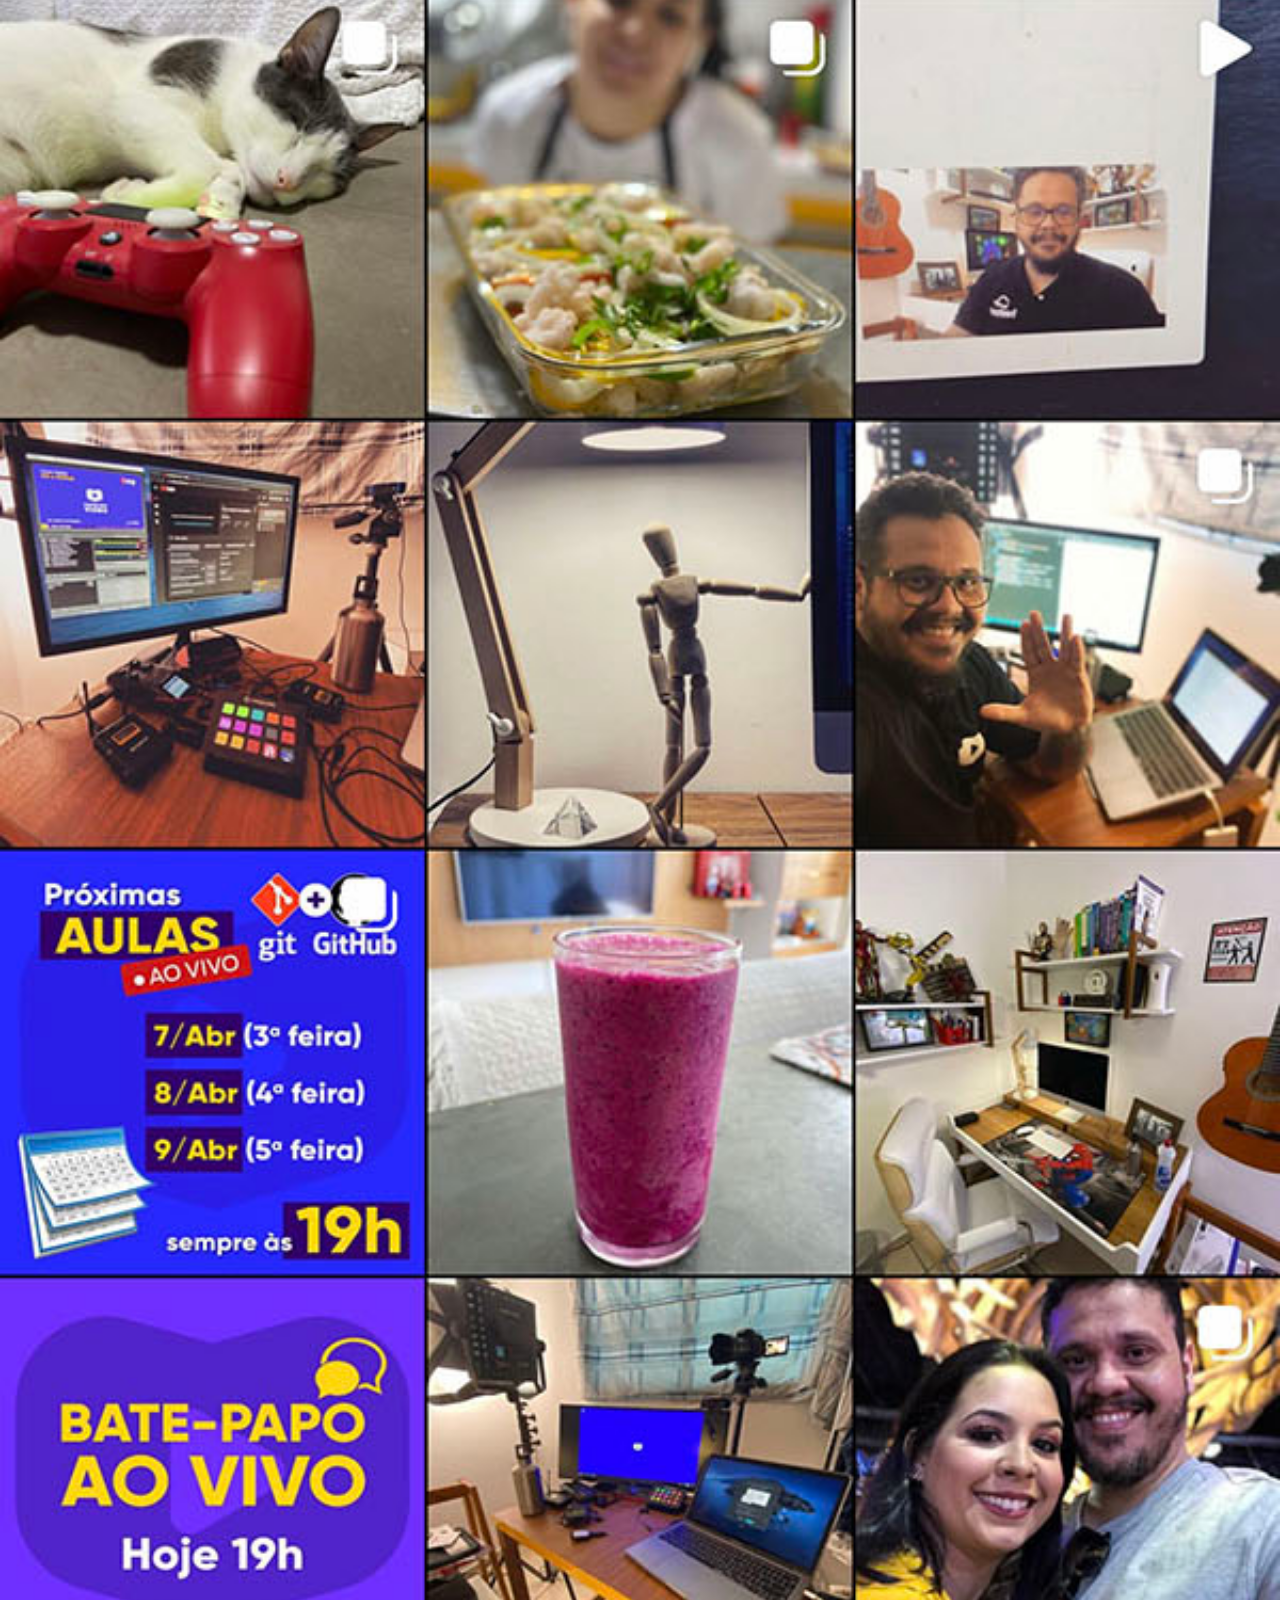
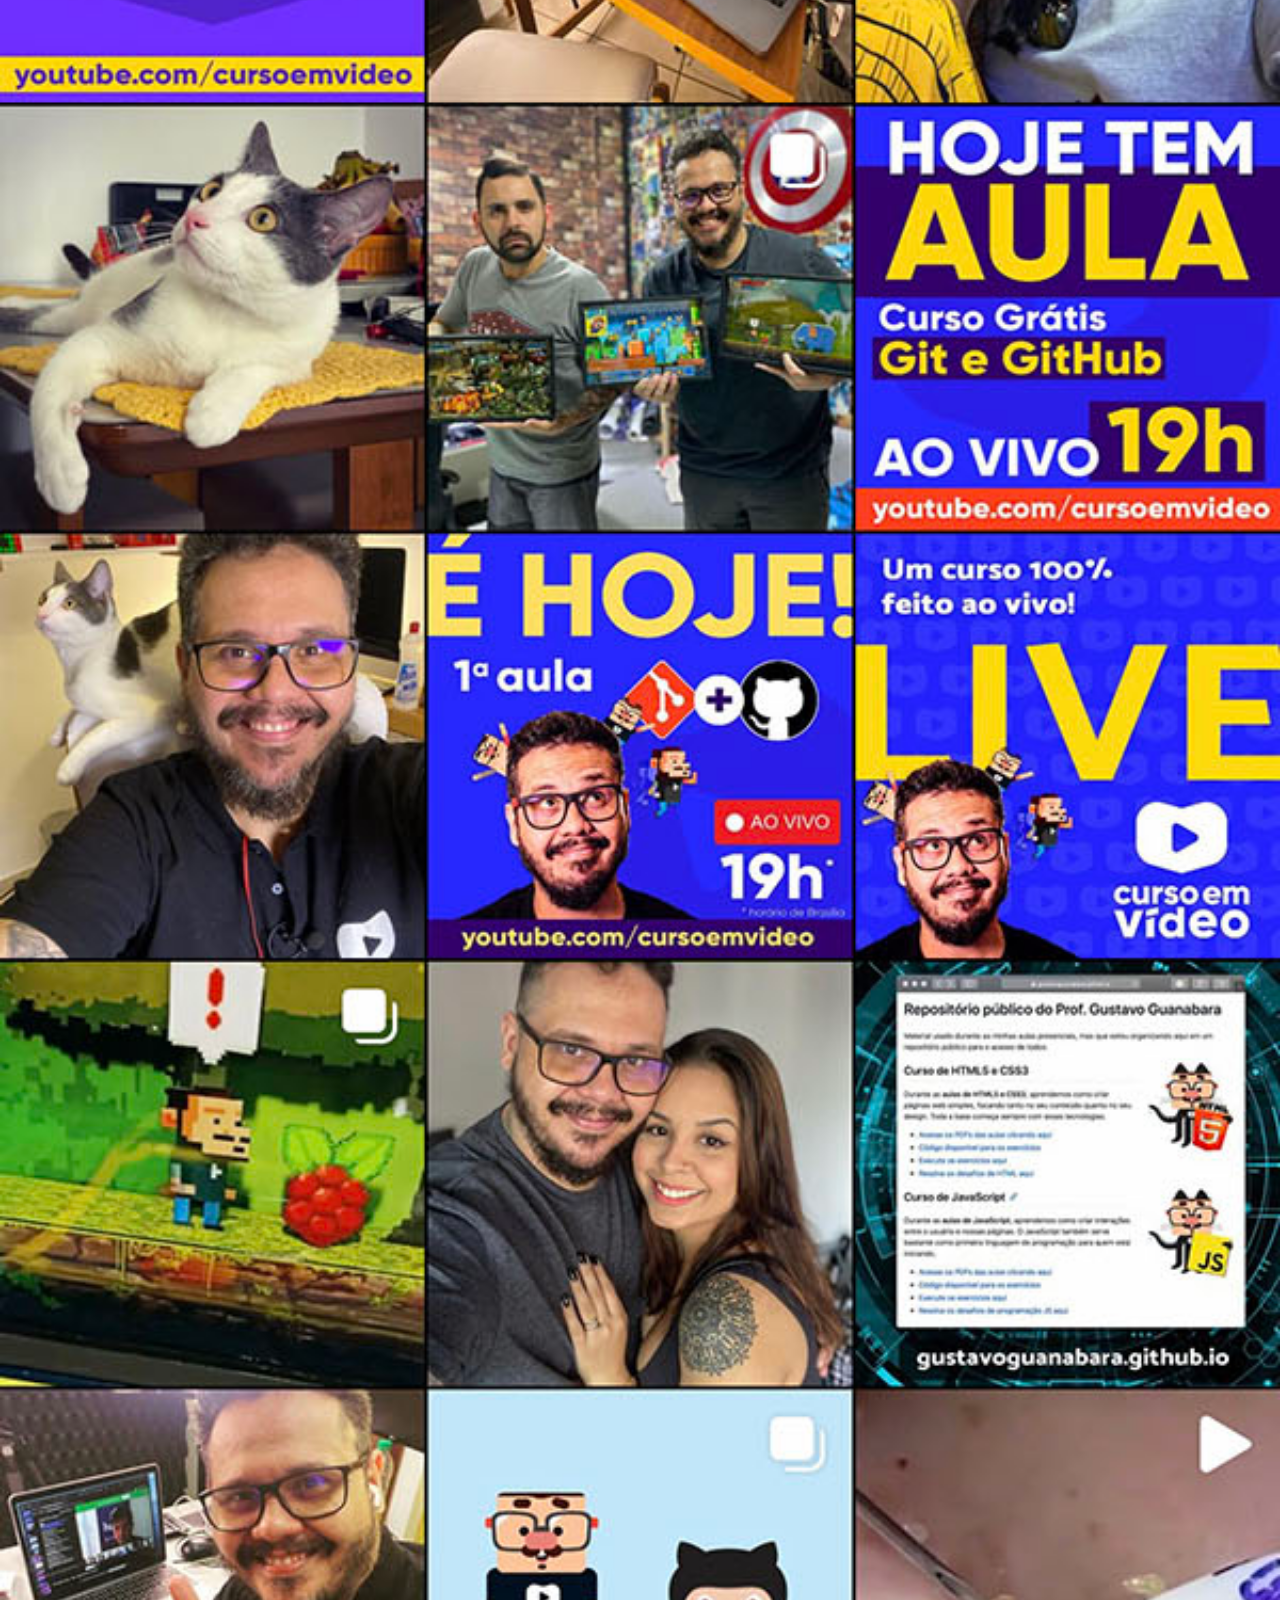
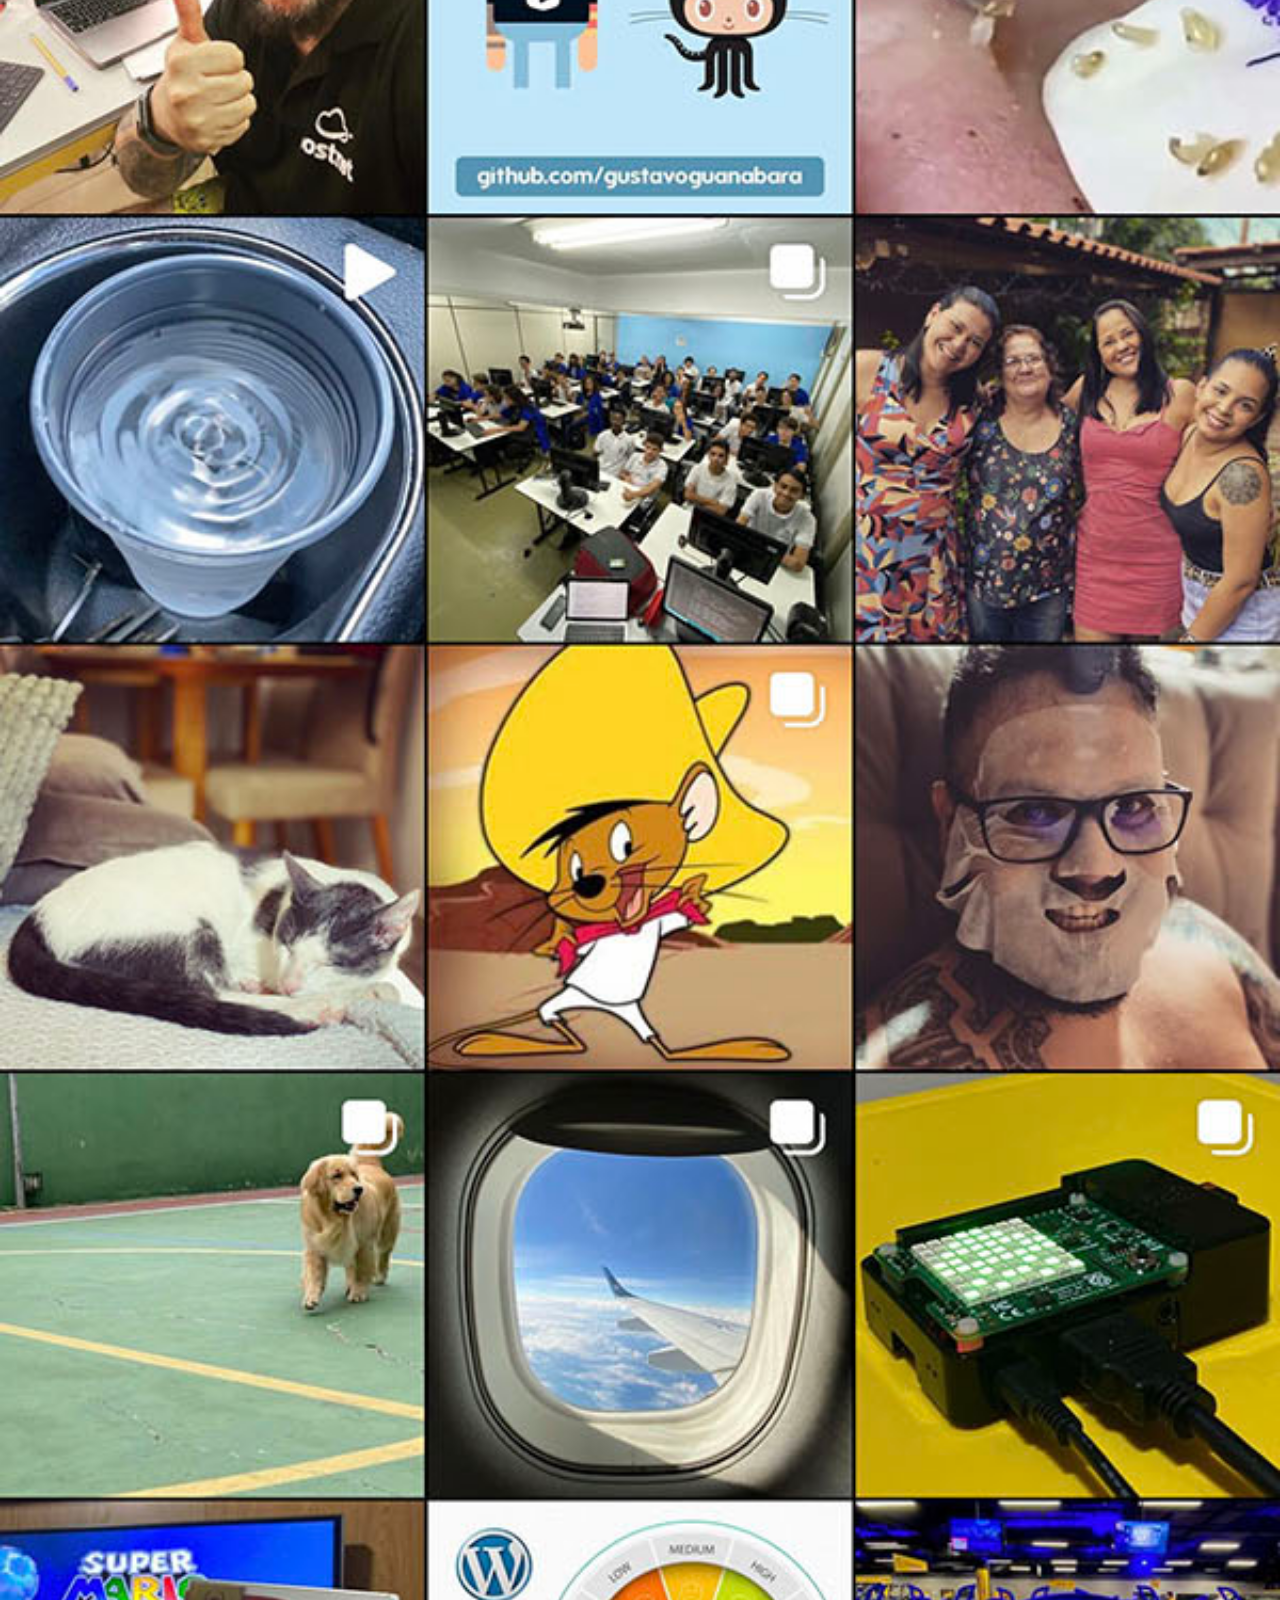
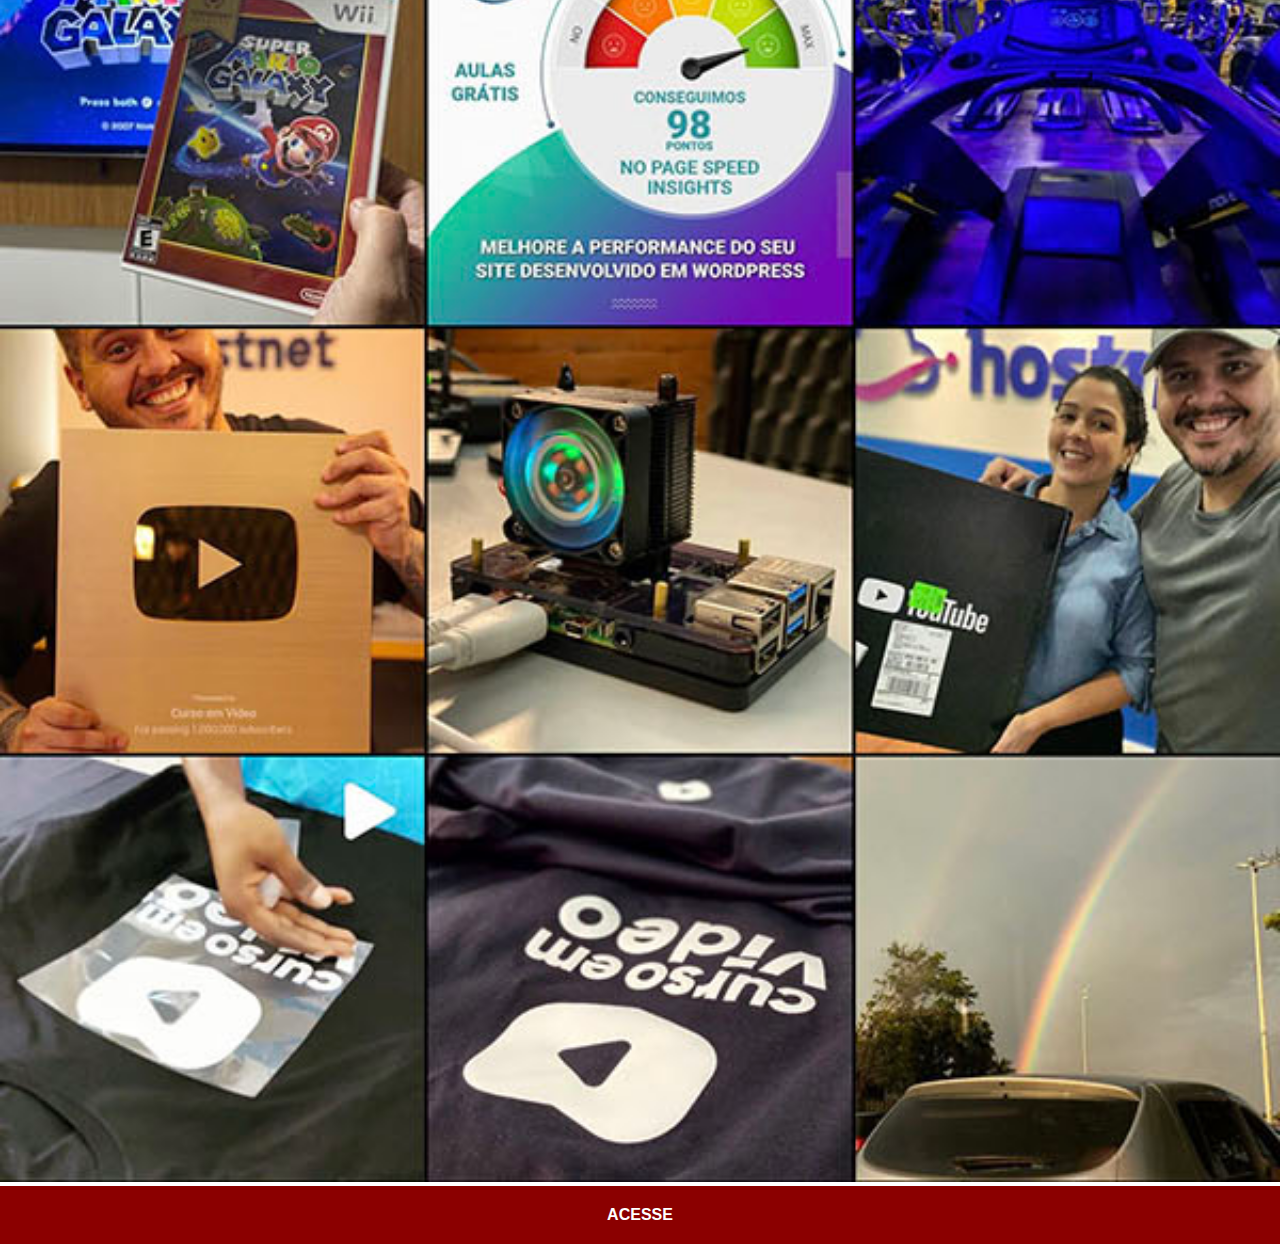
<file: instagram.html>
<!DOCTYPE html>
<html lang="pt-br">
<head>
    <meta charset="UTF-8">
    <meta http-equiv="X-UA-Compatible" content="IE=edge">
    <meta name="viewport" content="width=device-width, initial-scale=1.0">
    <title>Instagram</title>
    <link rel="stylesheet" href="estilos/social.css">
</head>
<body>
    <img src="imagens/tela-instagram.jpg" alt="Instagram">
    <a href="https://www.instagram.com/gustavoguanabara/">ACESSE</a>
</body>
</html>
</file>
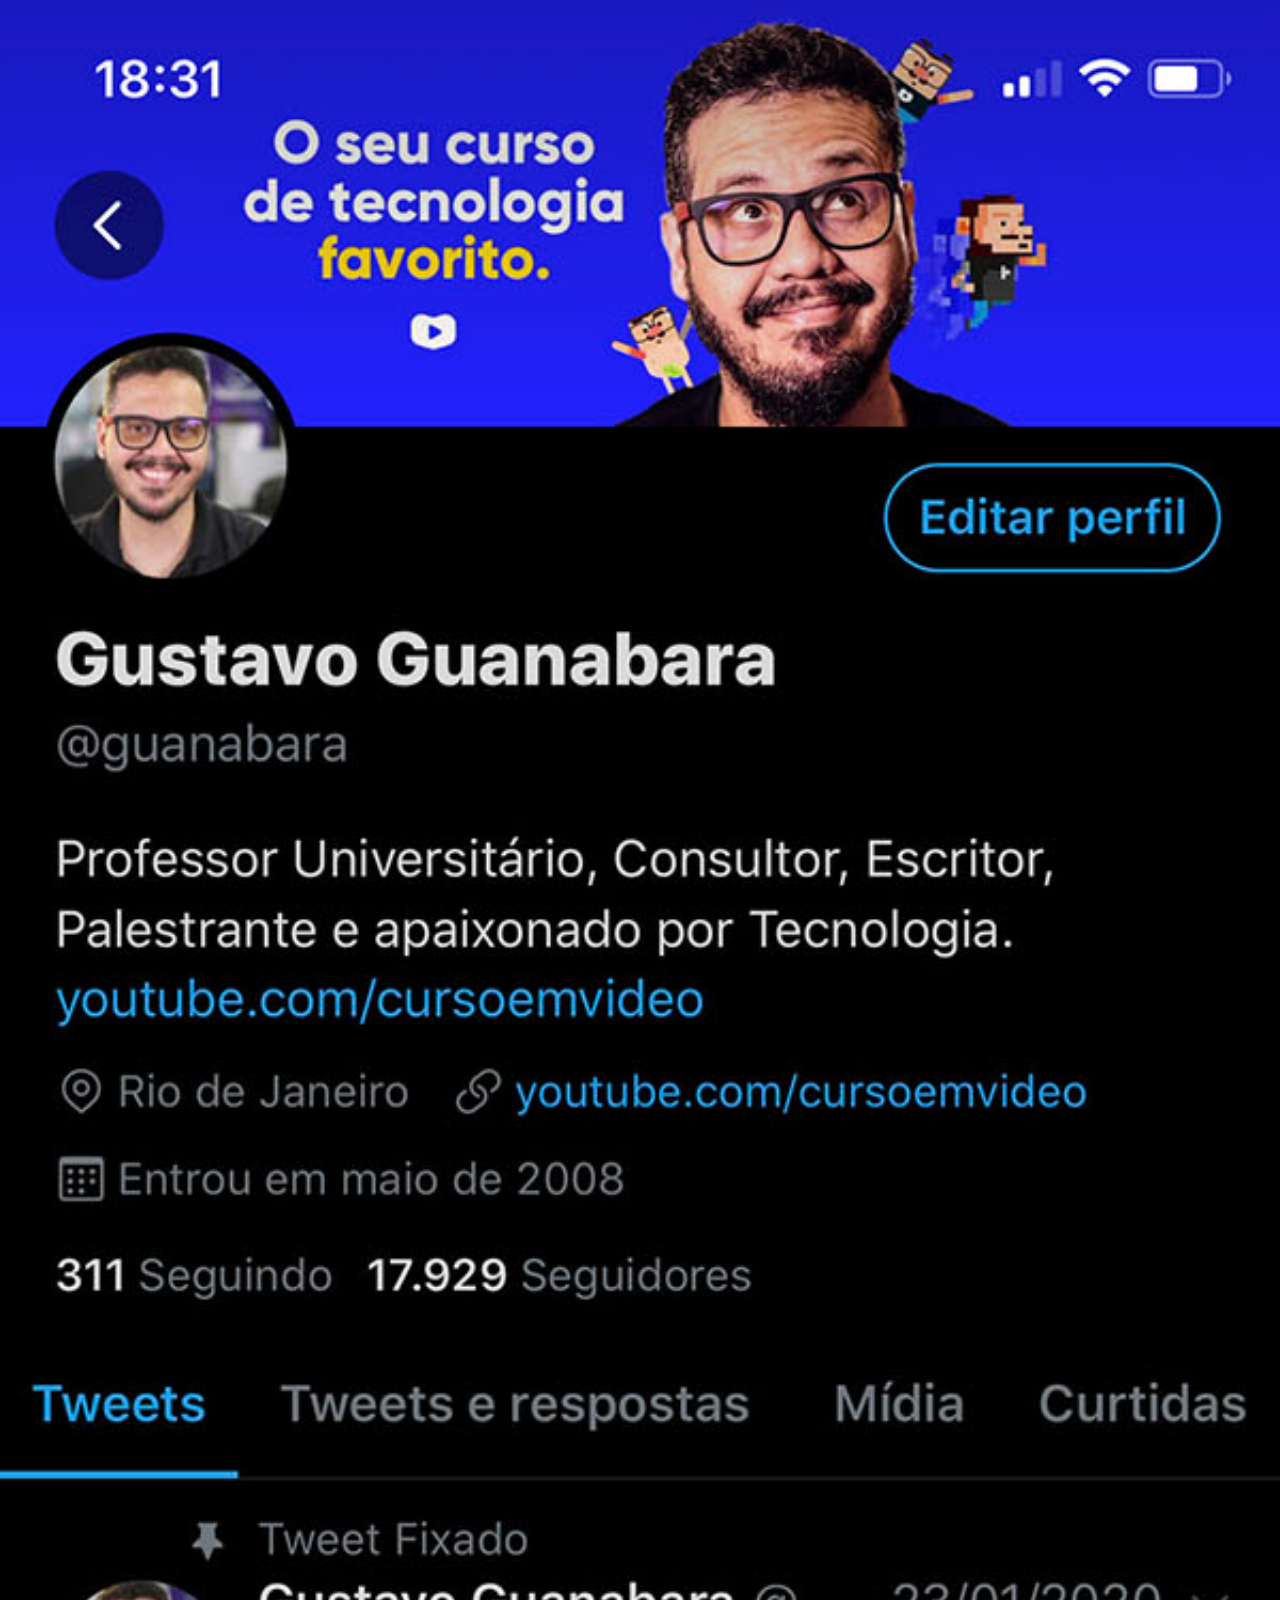
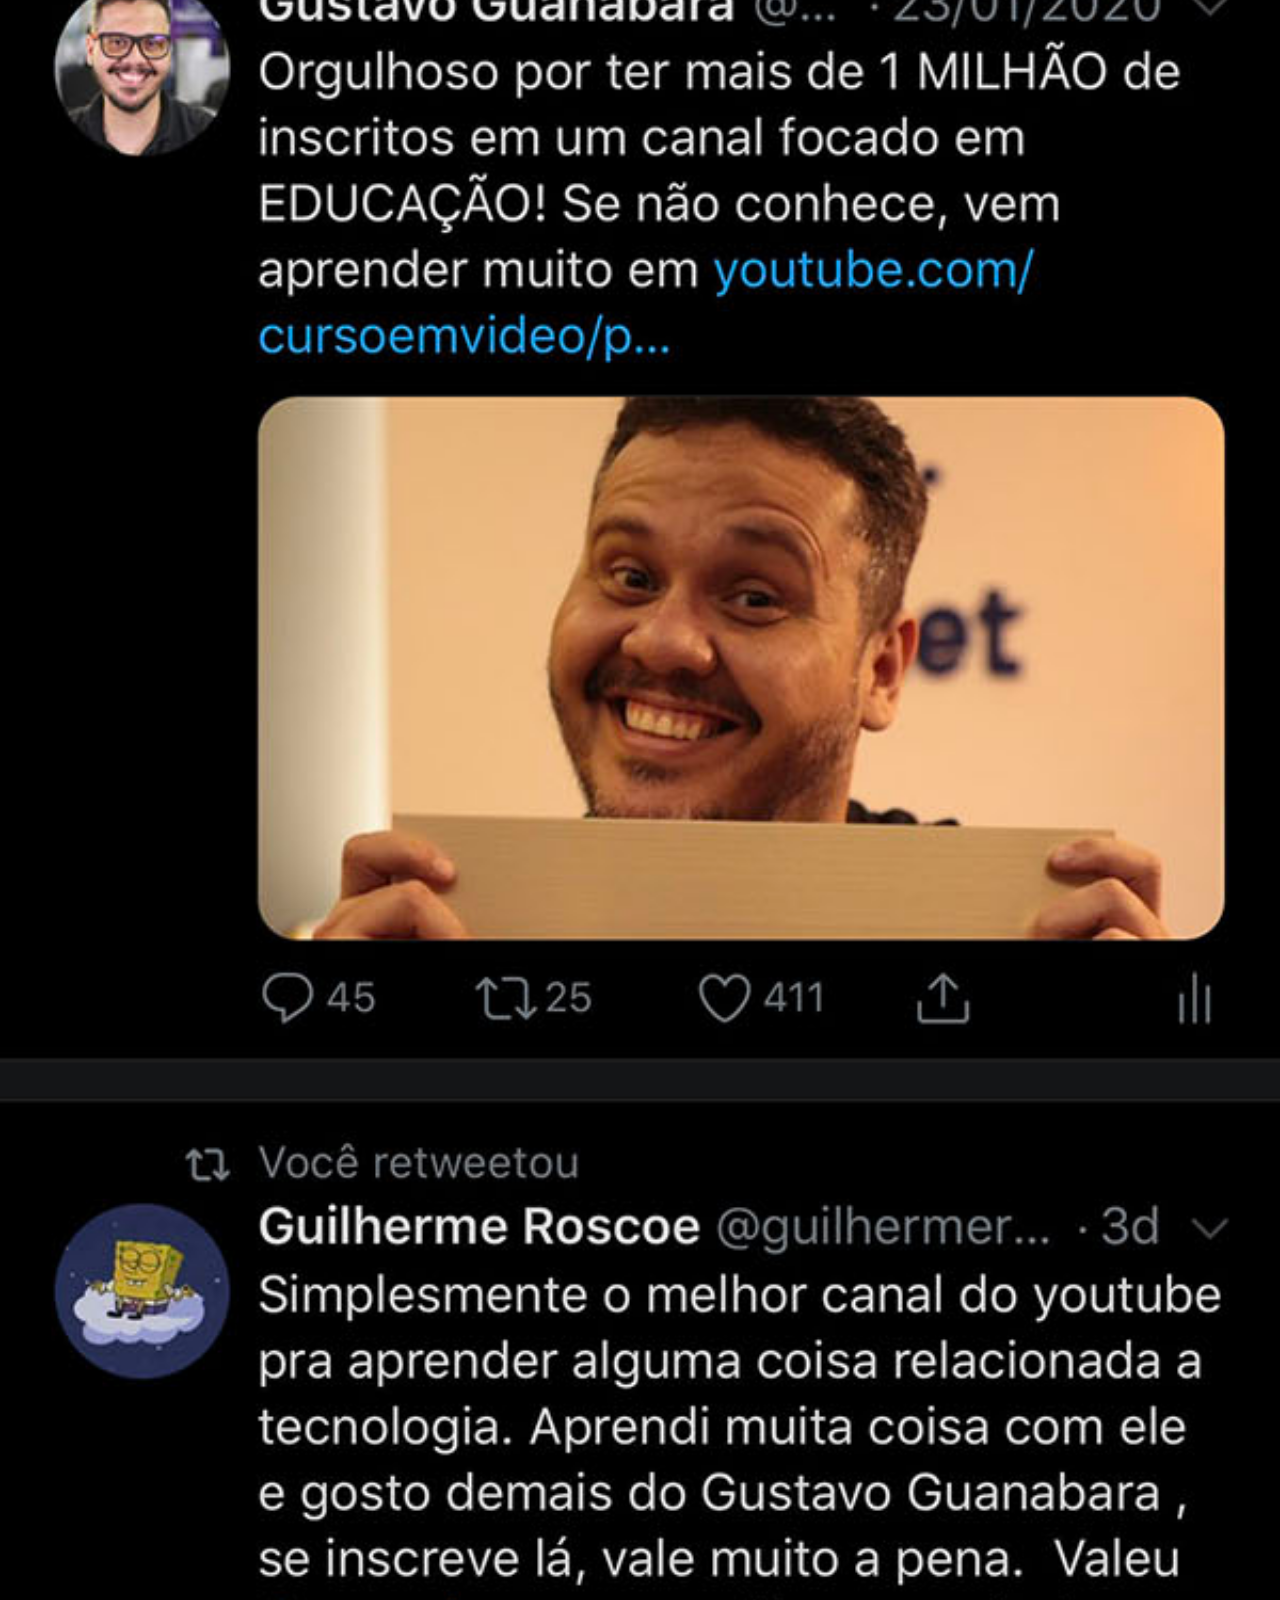
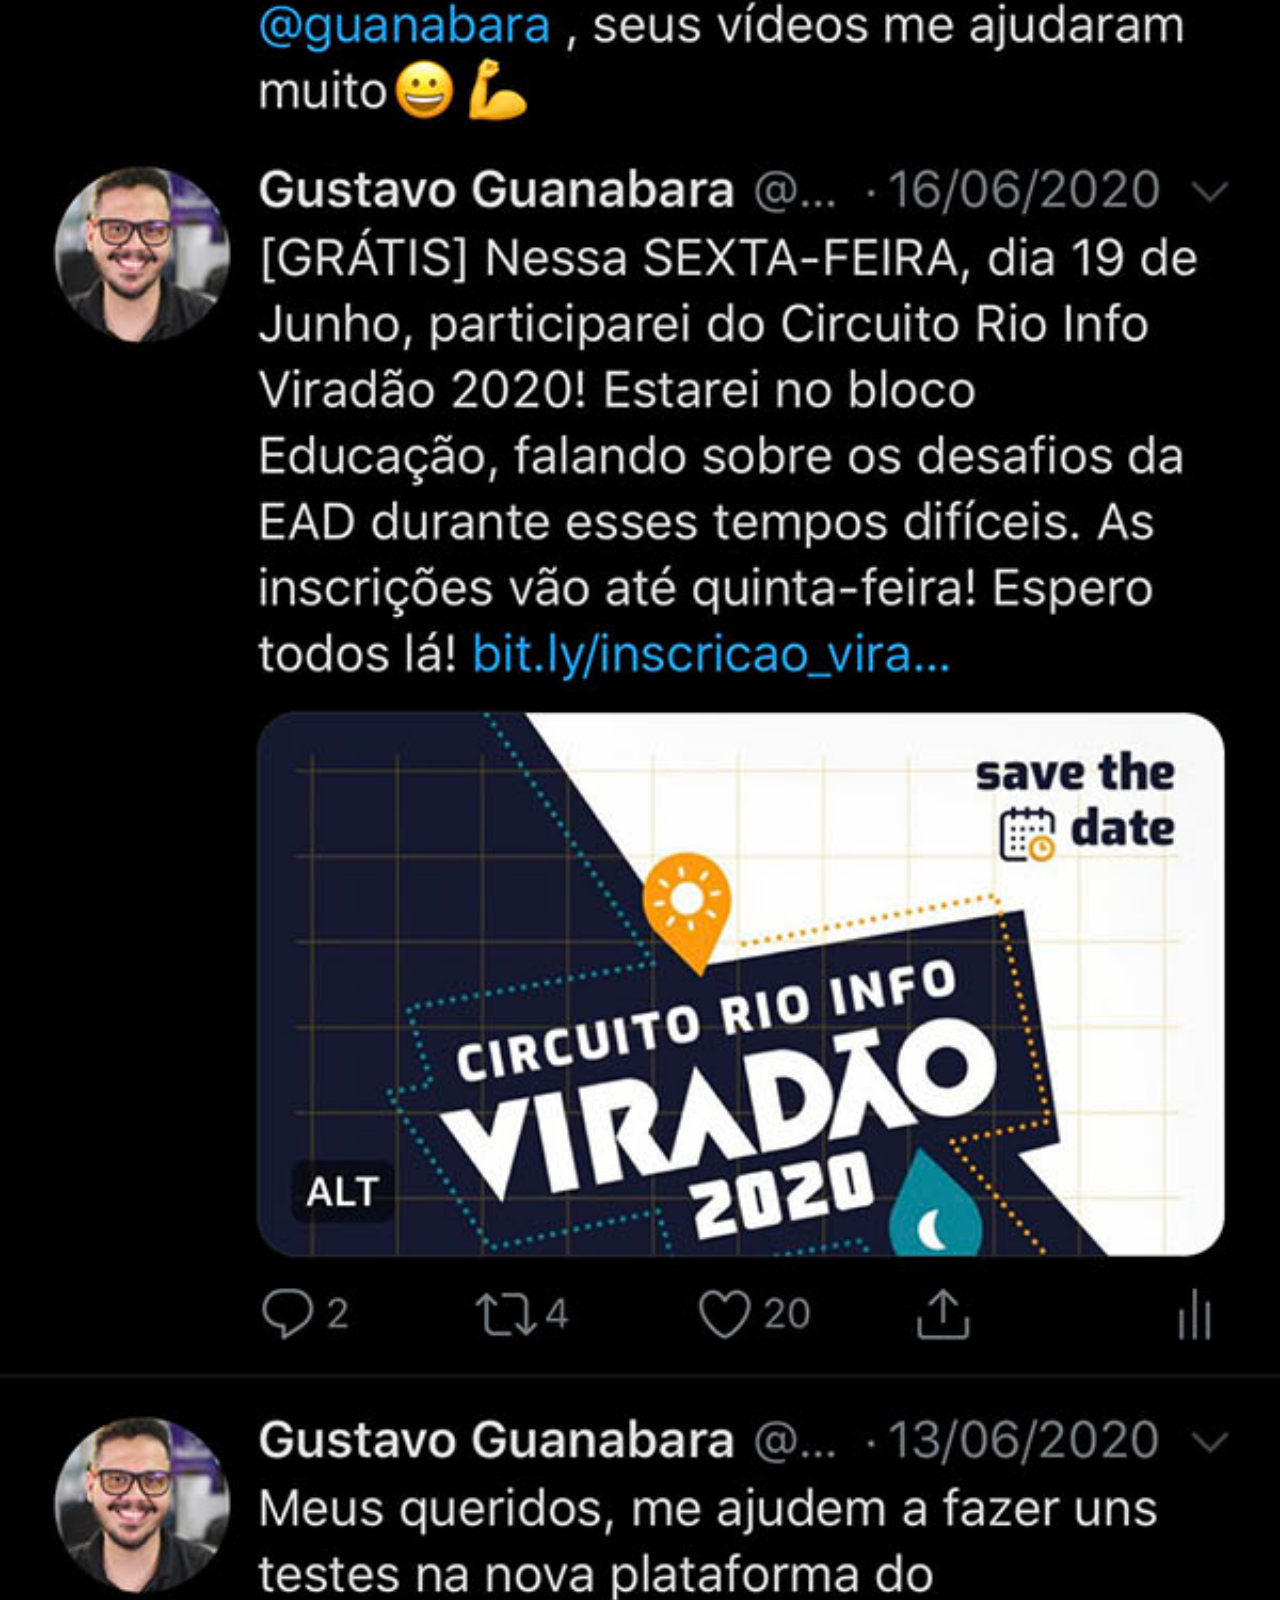
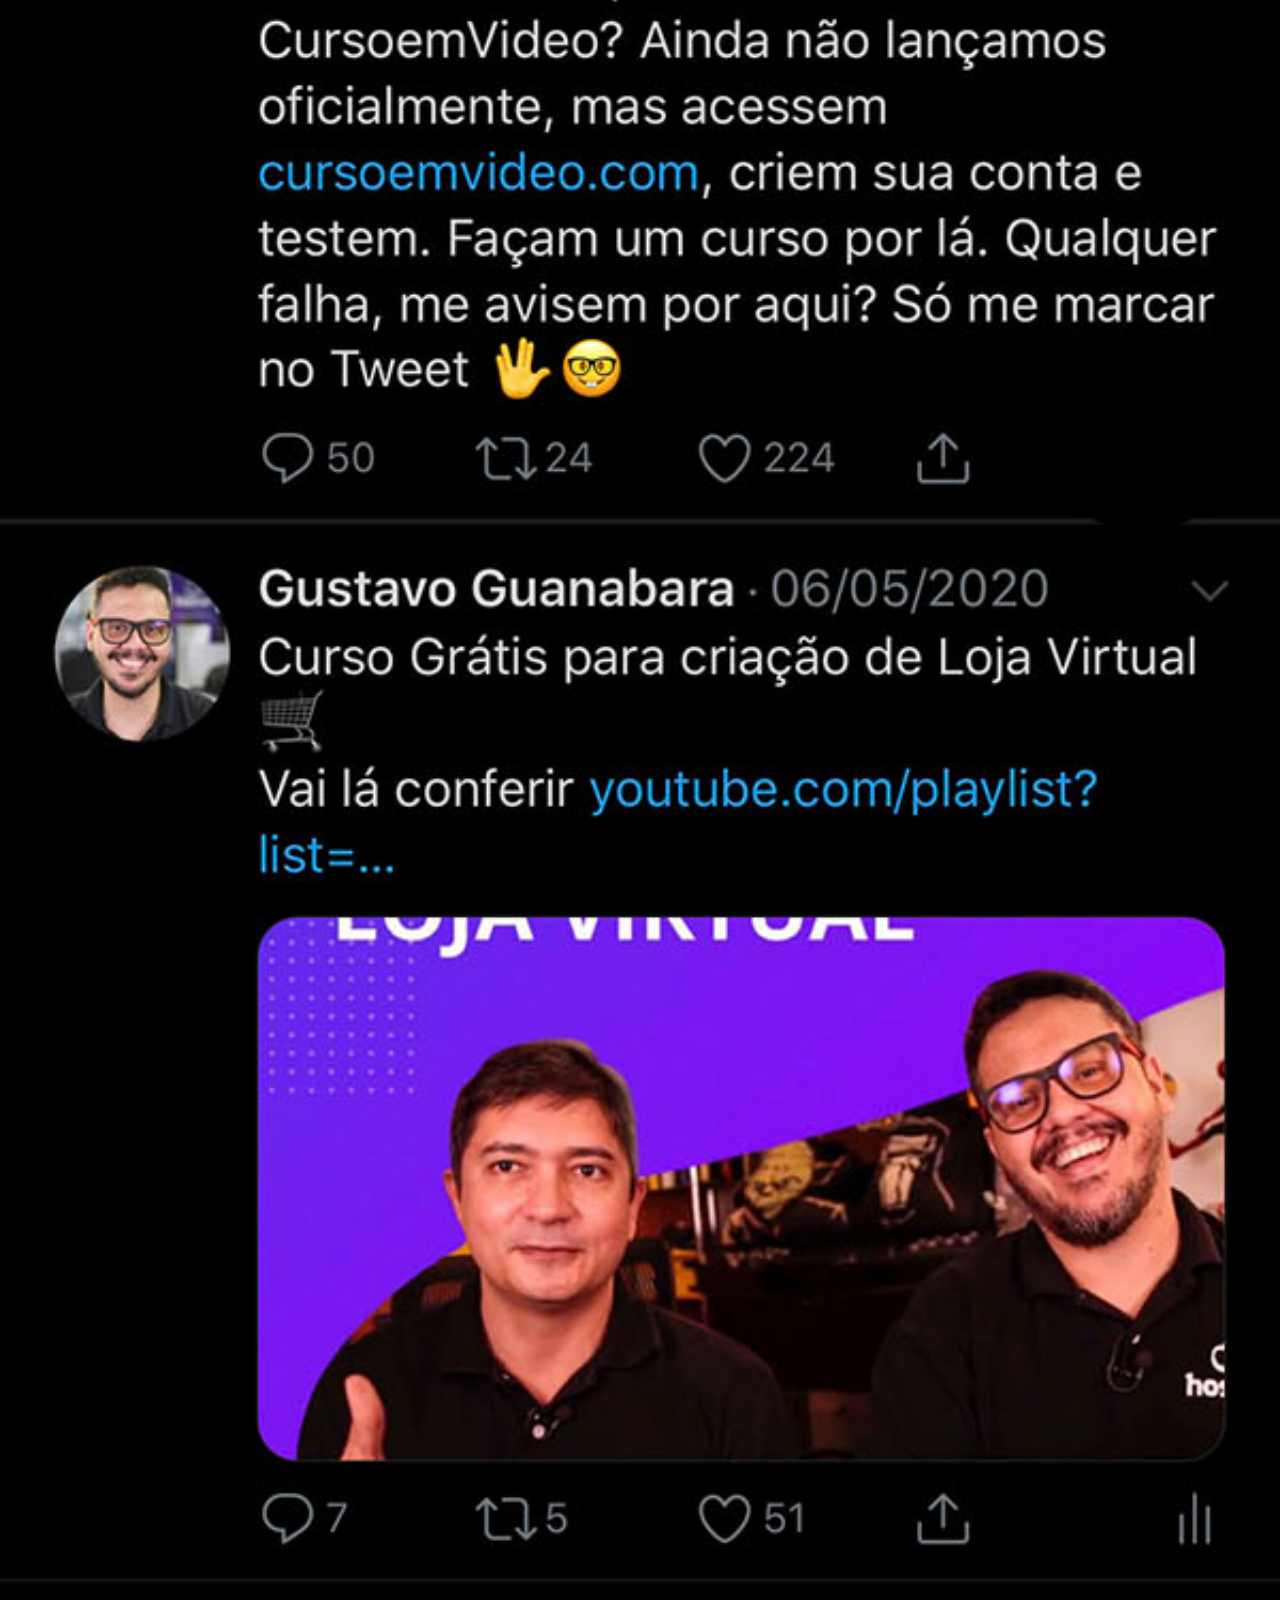
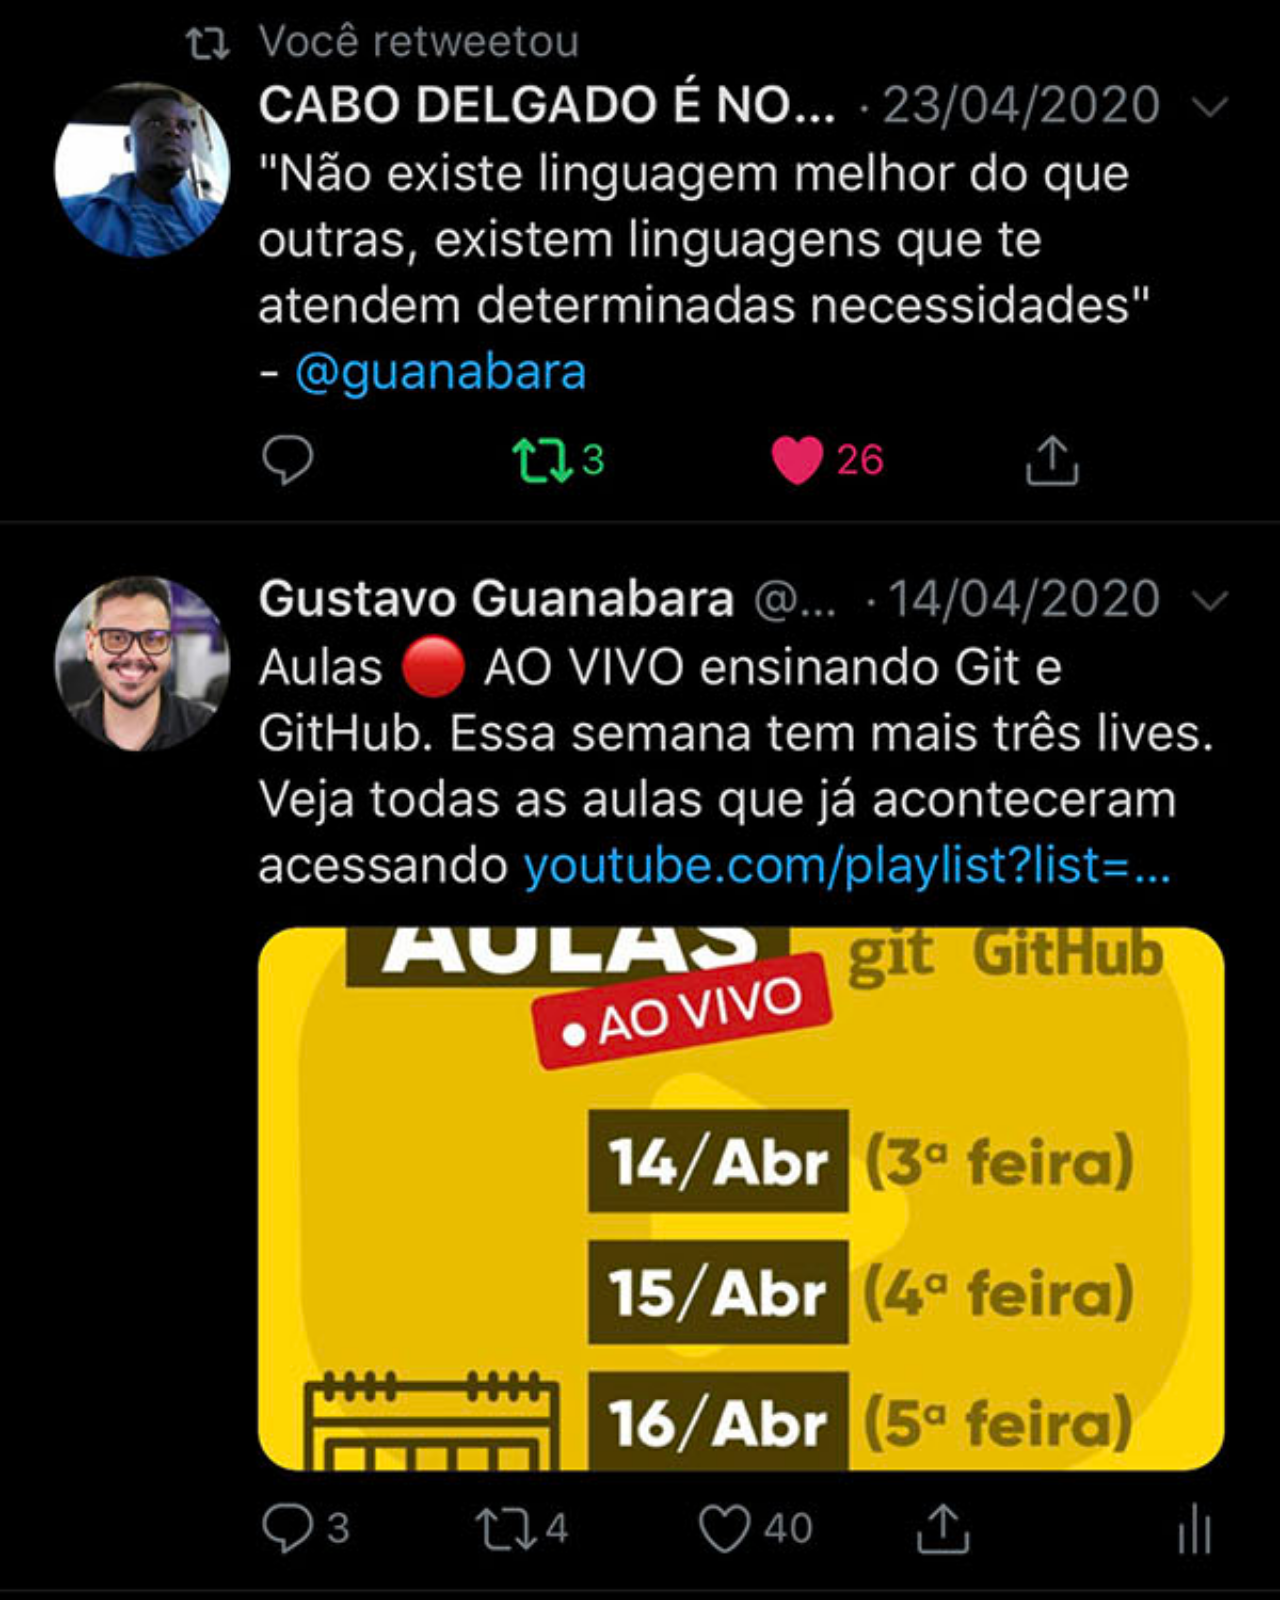
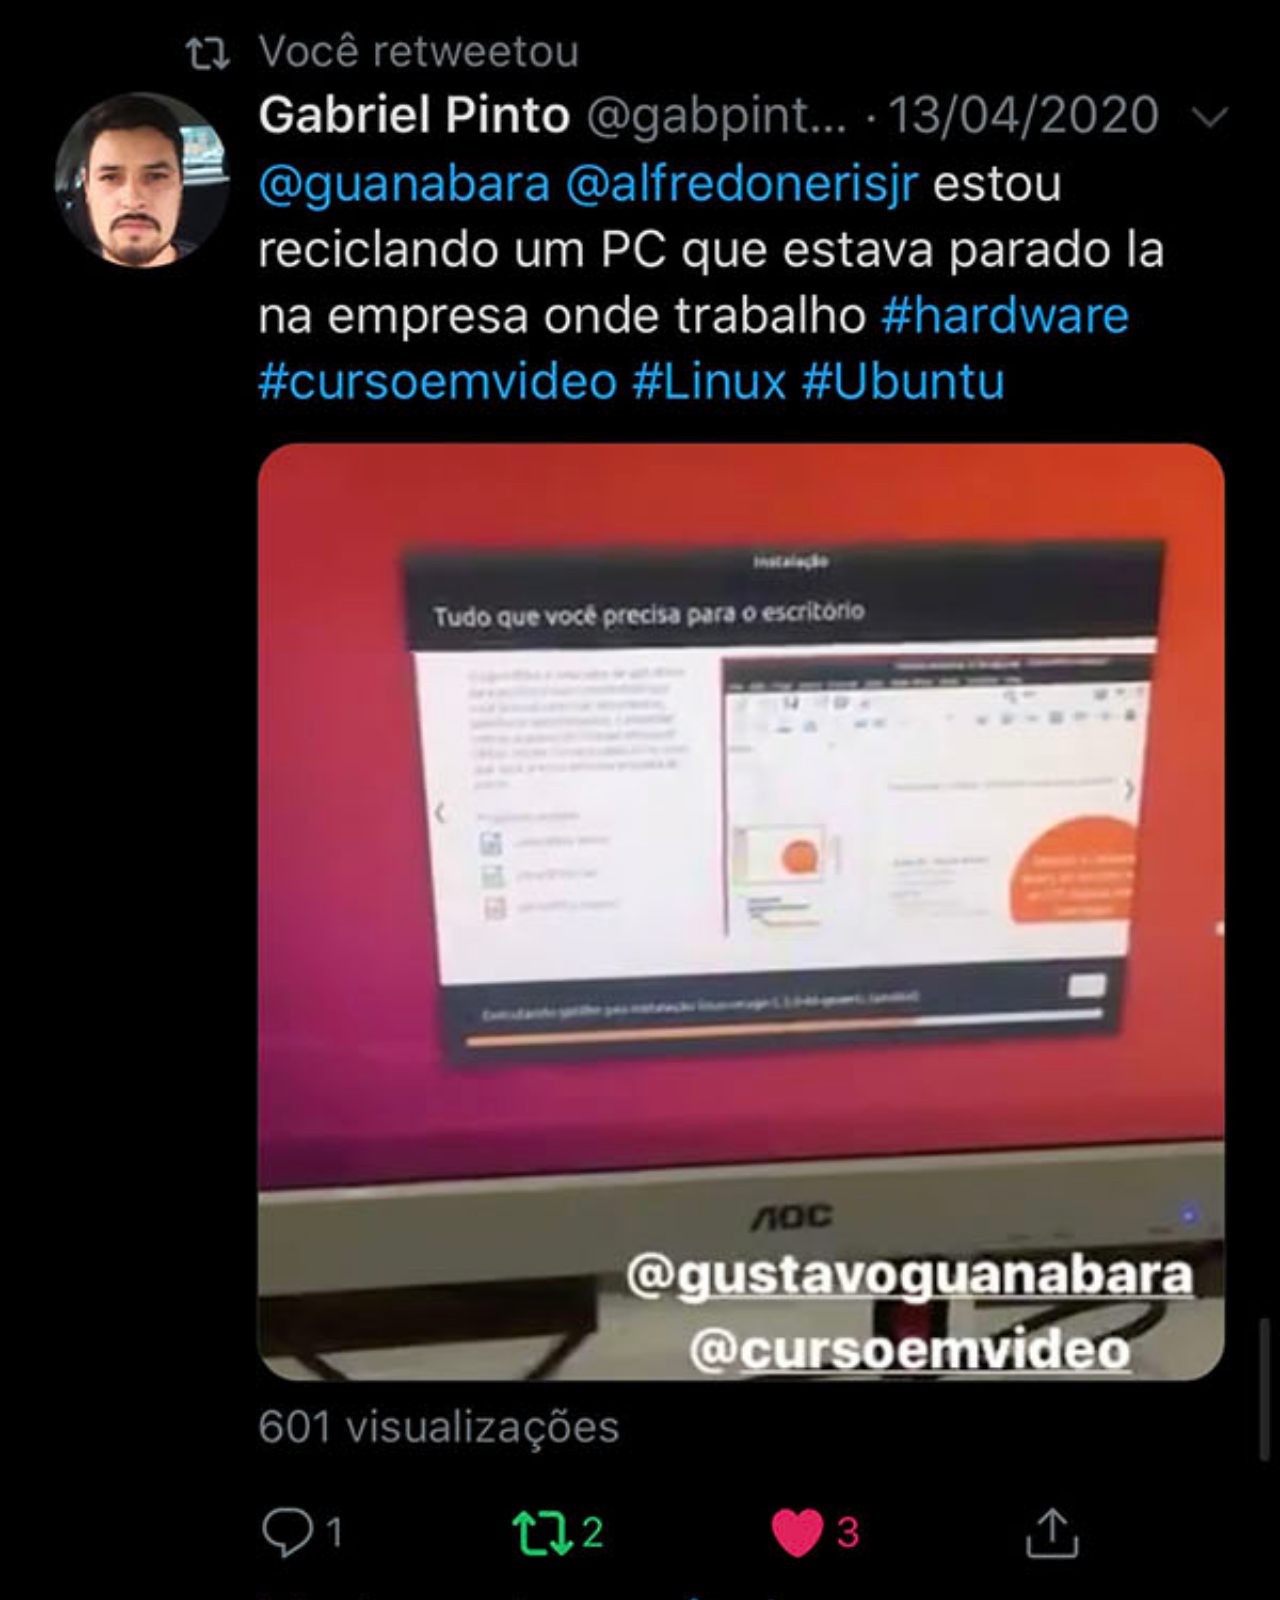
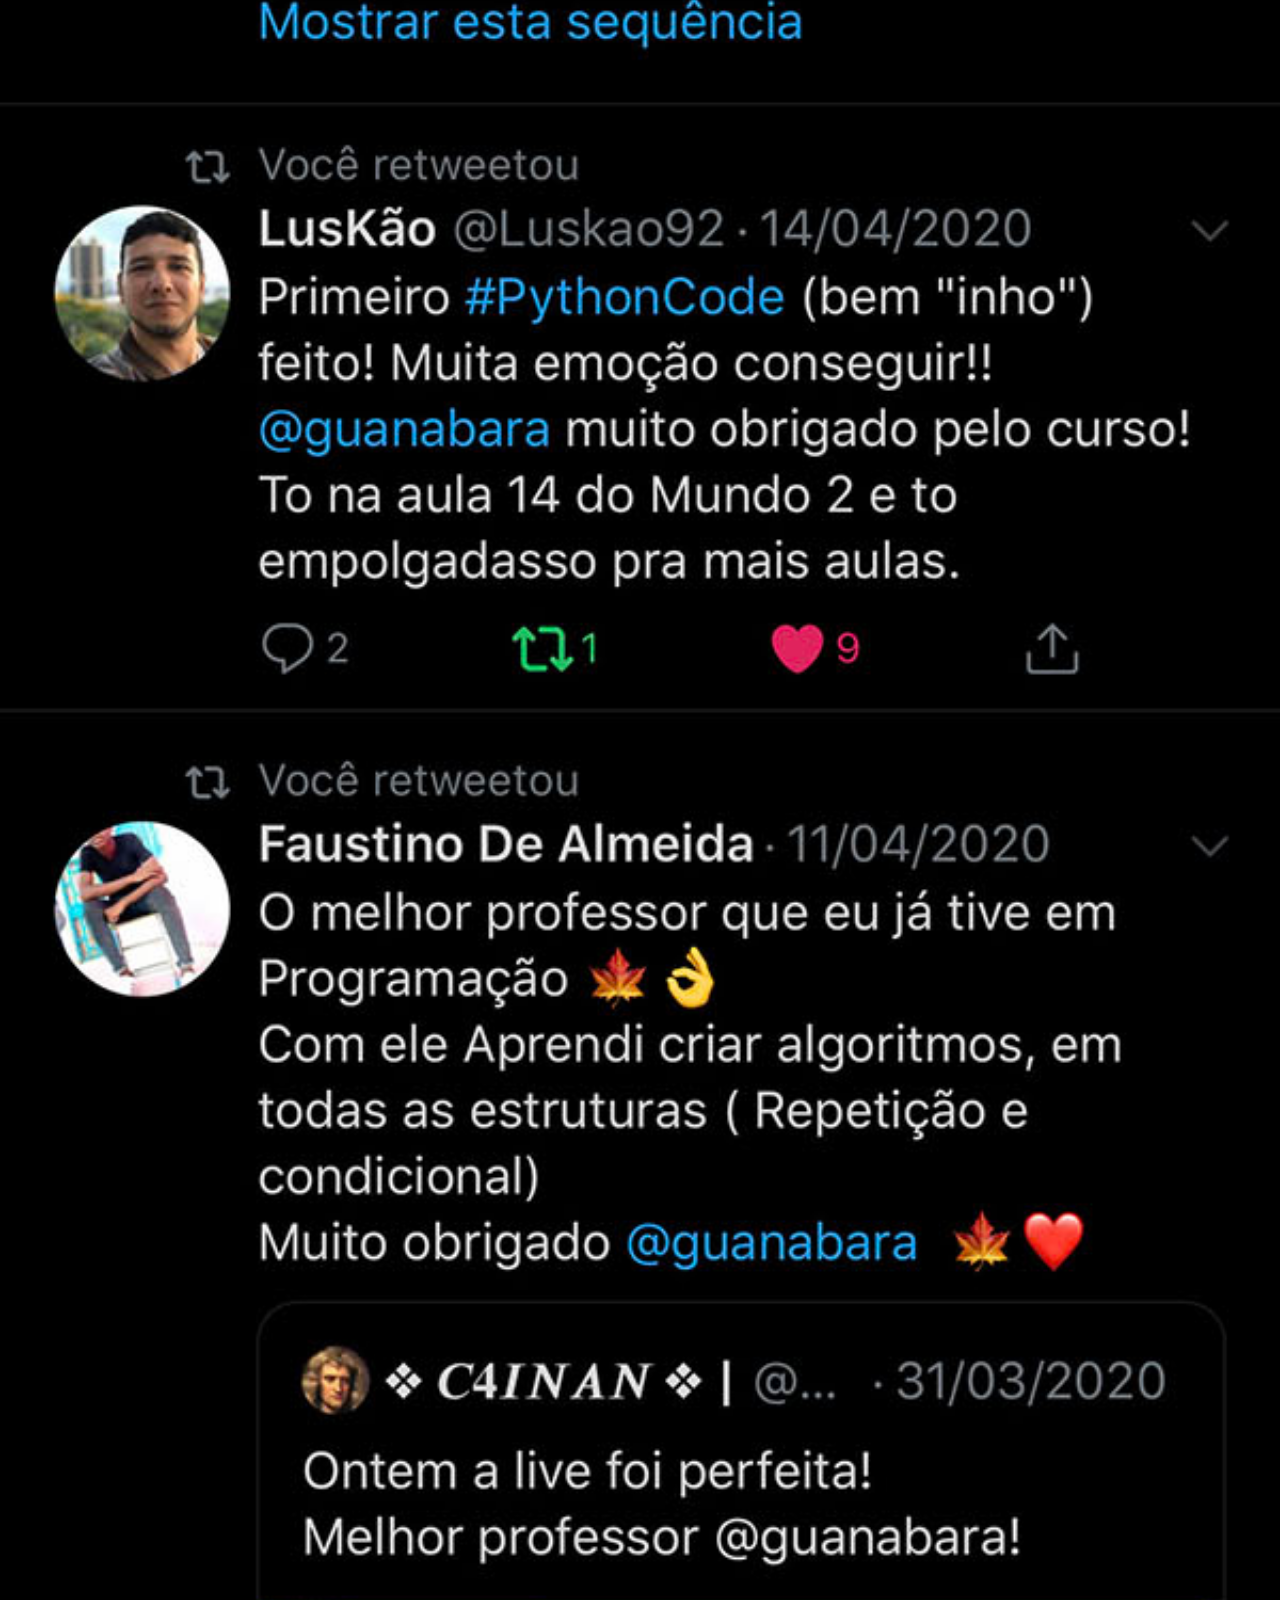
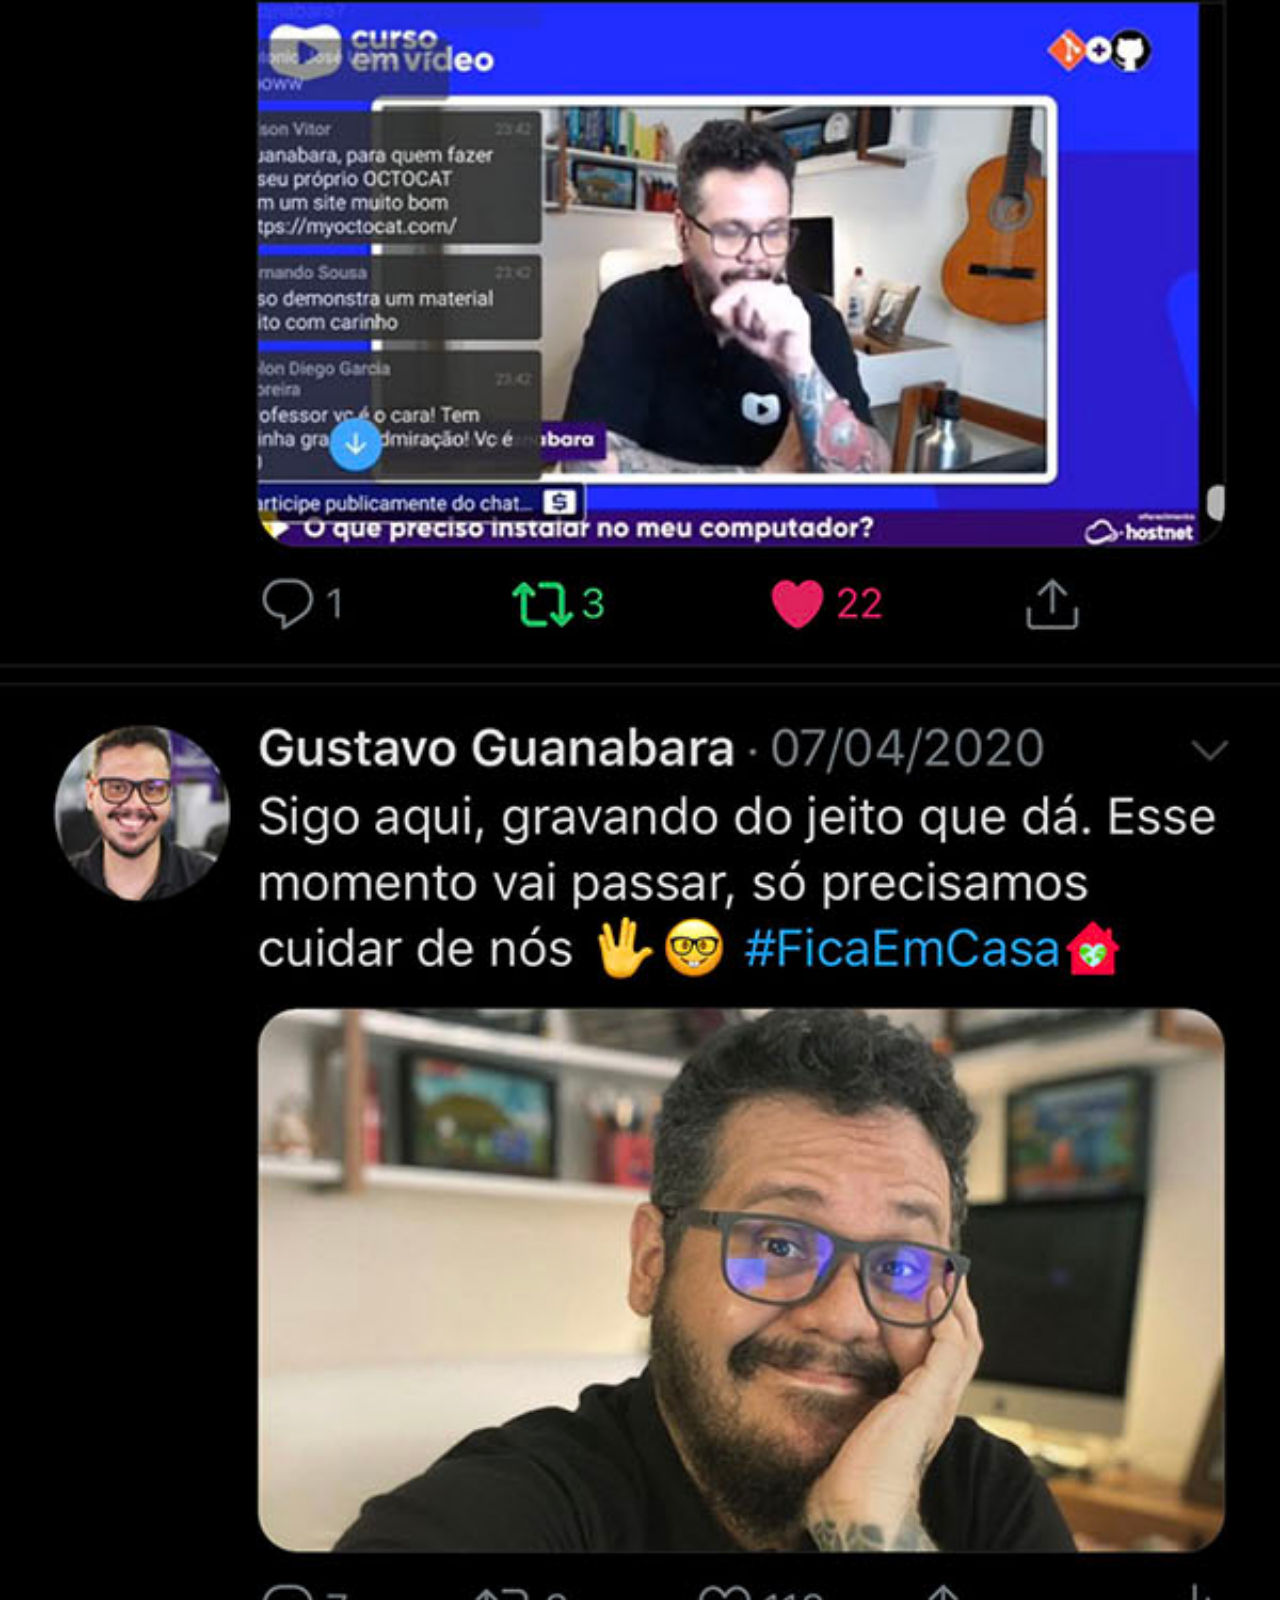
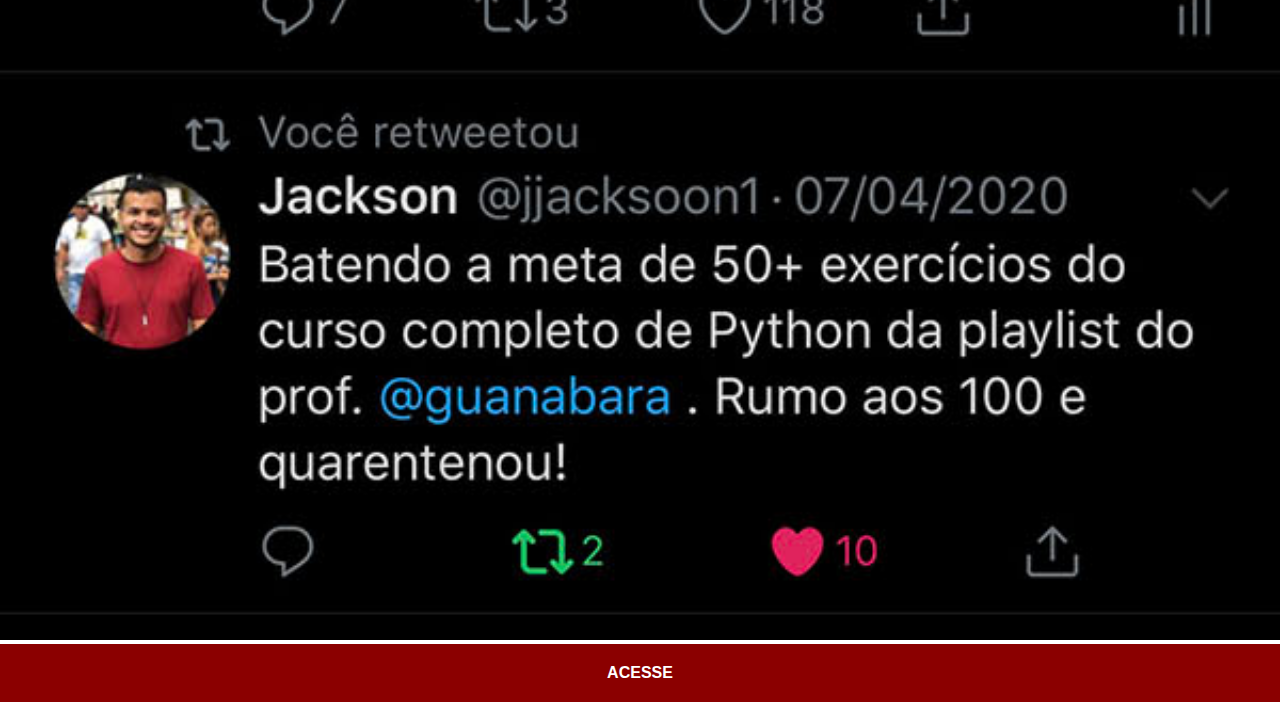
<file: twitter.html>
<!DOCTYPE html>
<html lang="pt-br">
<head>
    <meta charset="UTF-8">
    <meta http-equiv="X-UA-Compatible" content="IE=edge">
    <meta name="viewport" content="width=device-width, initial-scale=1.0">
    <title>Twitter</title>
    <link rel="stylesheet" href="estilos/social.css">
</head>
<body>
    
    <img src="imagens/tela-twitter.jpg" alt="Twitter">
    <a href="https://twitter.com/guanabara">ACESSE</a>
</body>
</html>
</file>
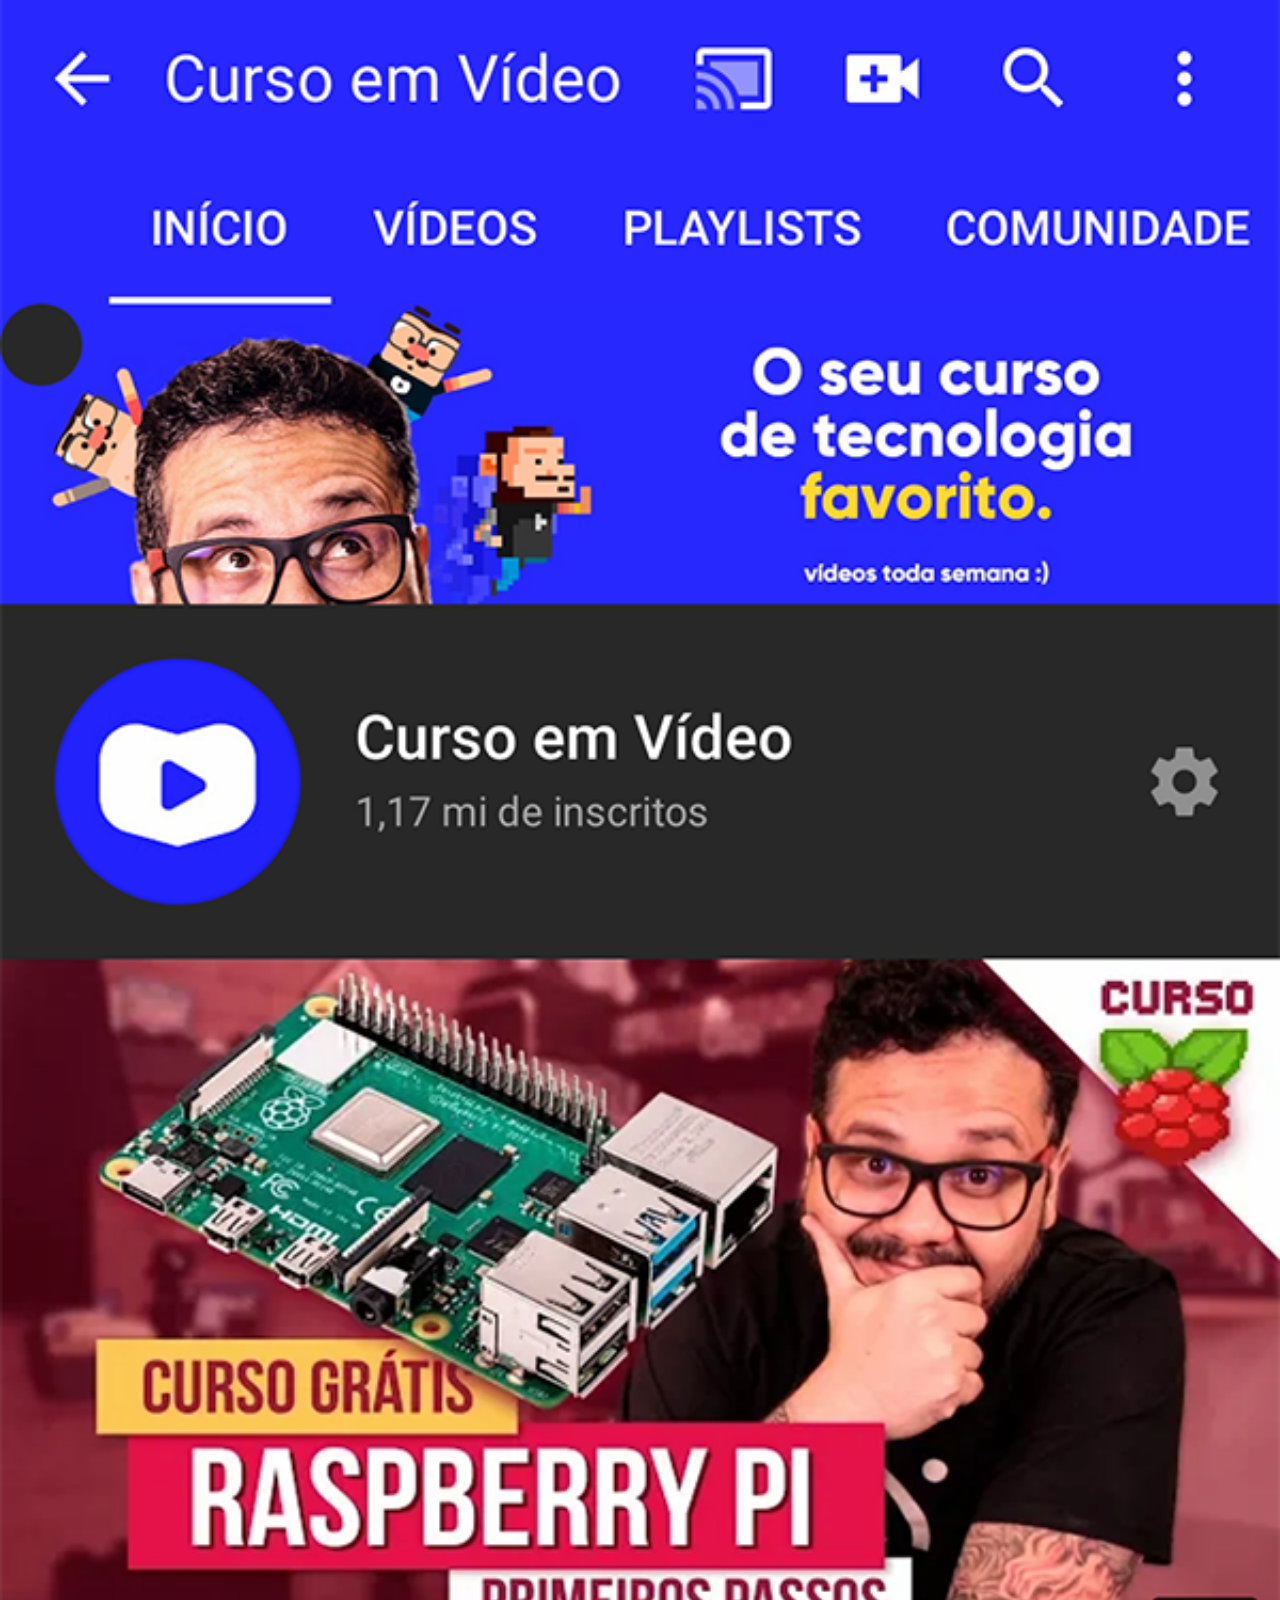
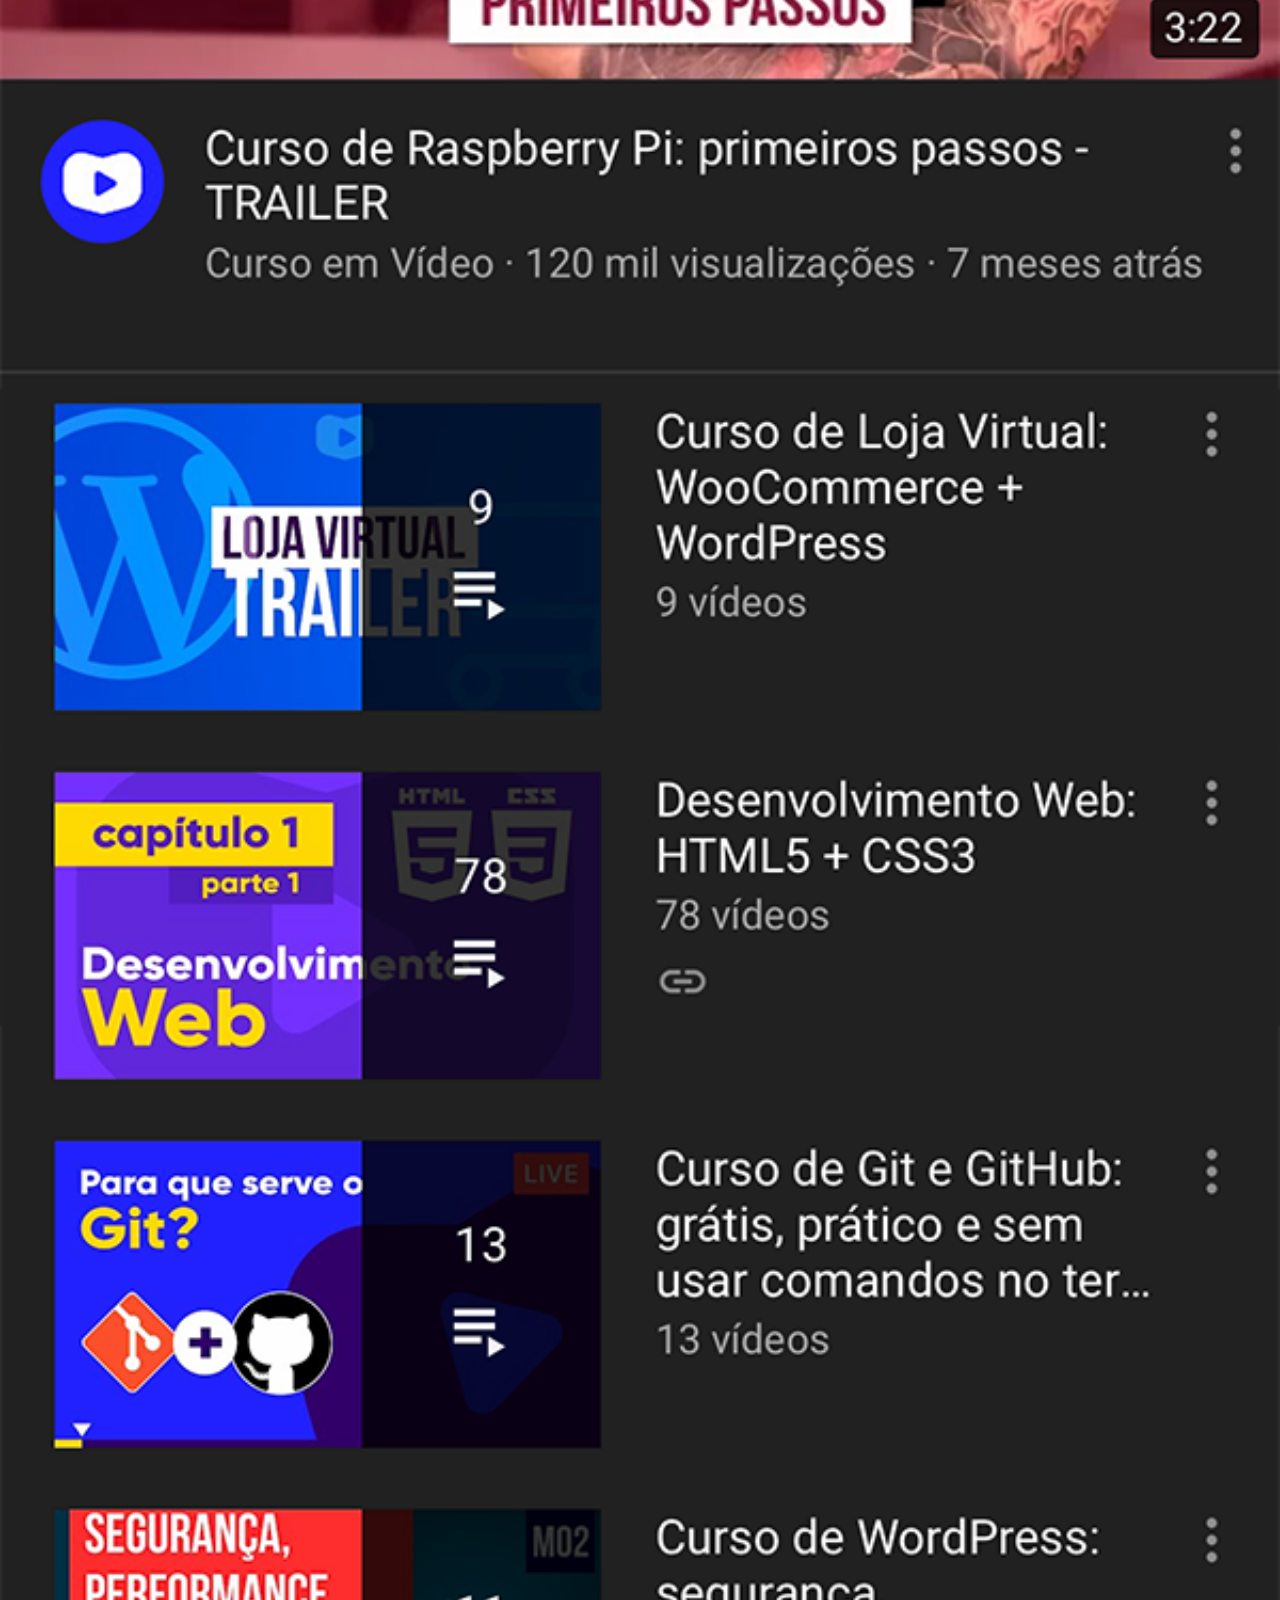
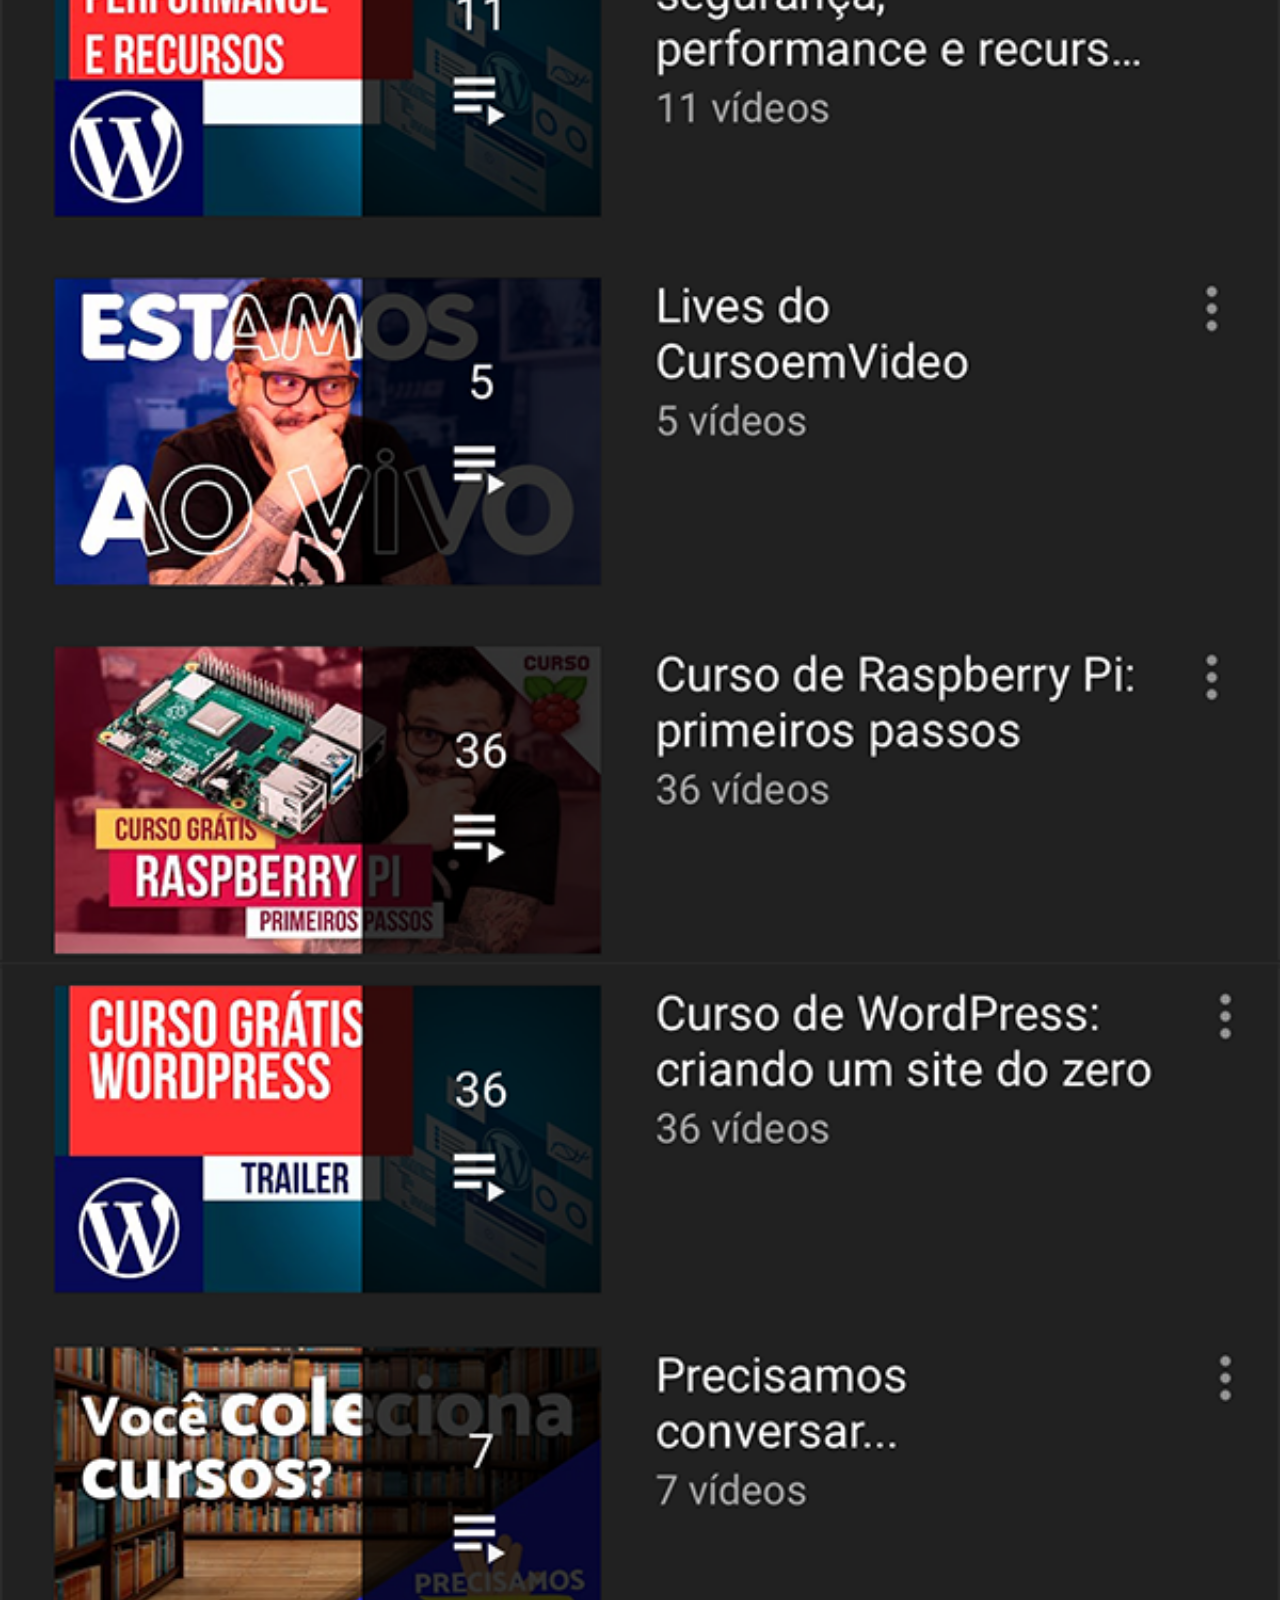
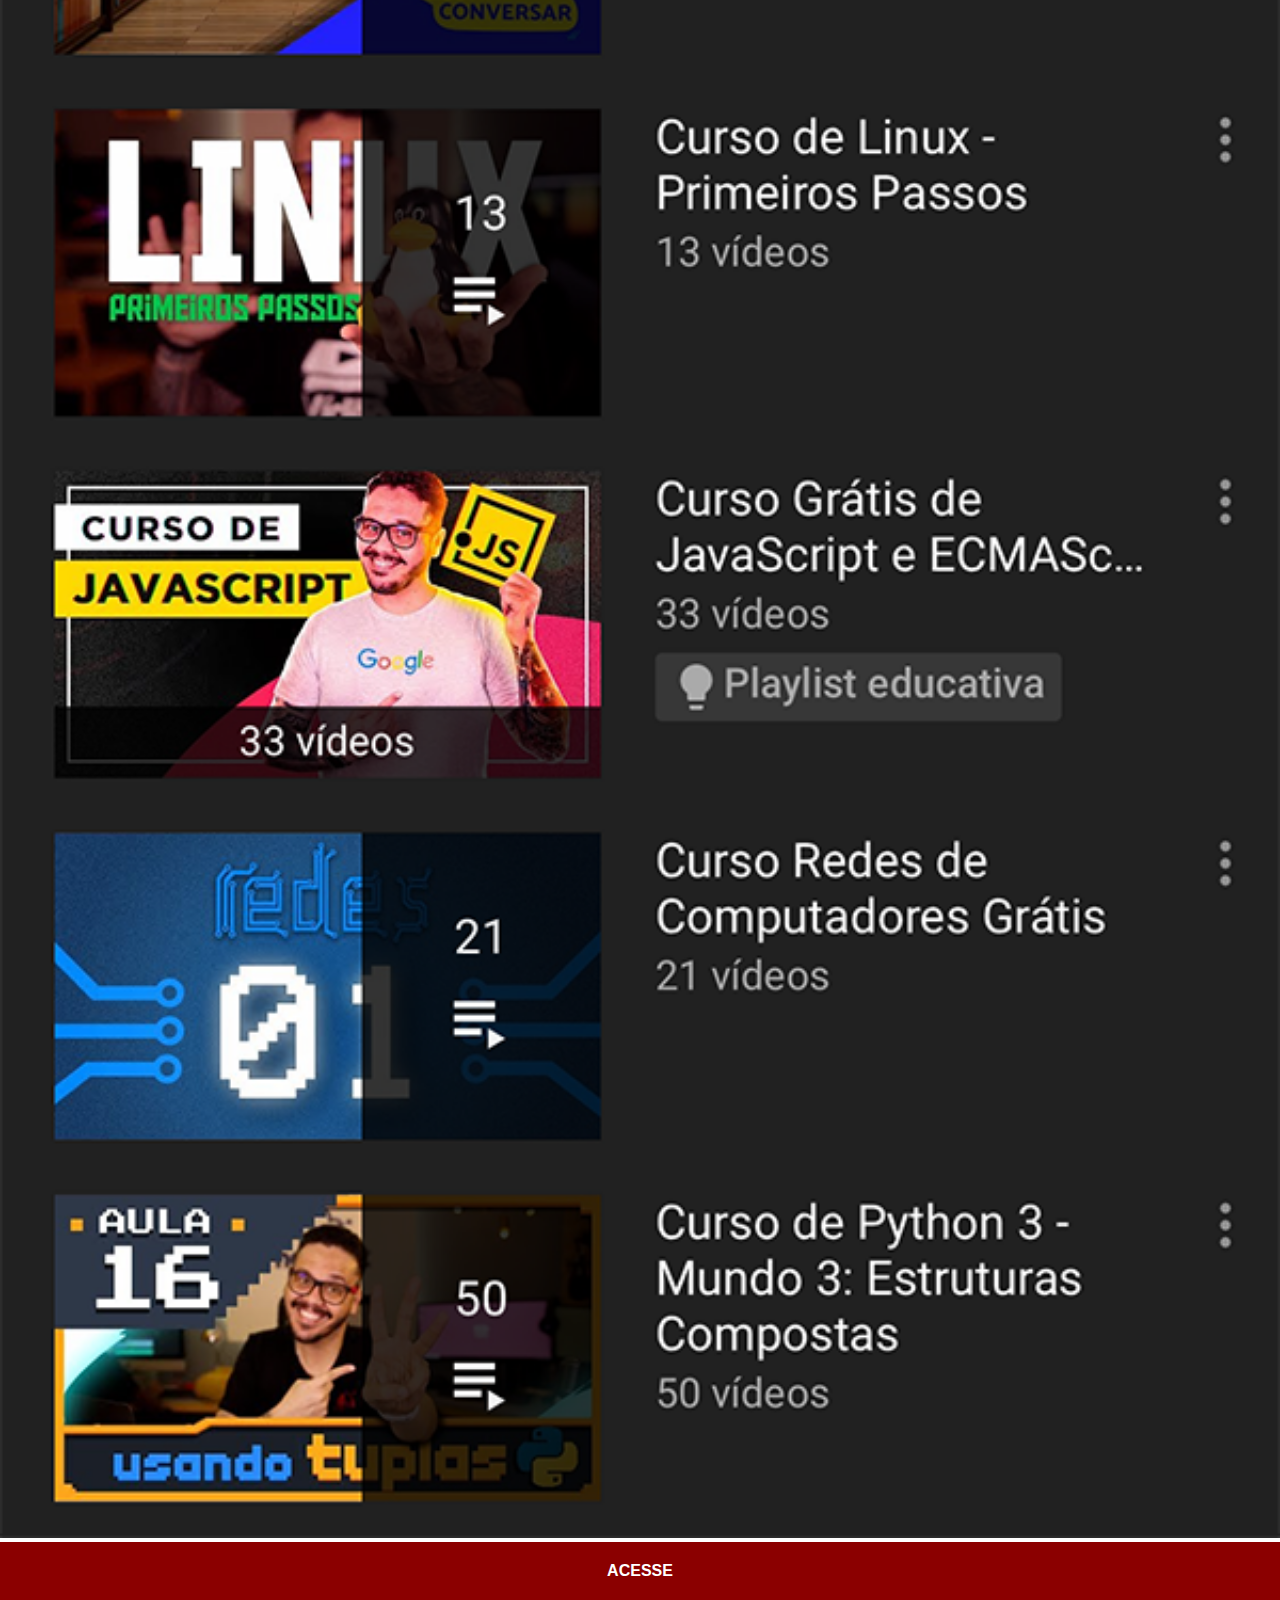
<file: youtube.html>
<!DOCTYPE html>
<html lang="pt-br">
<head>
    <meta charset="UTF-8">
    <meta http-equiv="X-UA-Compatible" content="IE=edge">
    <meta name="viewport" content="width=device-width, initial-scale=1.0">
    <title>Youtube</title>
    <link rel="stylesheet" href="estilos/social.css">
</head>
<body>
    <img src="imagens/tela-youtube.png" alt="youtube">
    <a href="https://www.youtube.com/@CursoemVideo/playlists" target="_blank">ACESSE</a>
</body>
</html>
</file>
<file: estilo/style.css>
@charset "UTF-8";

* {
    margin: 0px;
    padding: 0px;
    font-family: Arial, Helvetica, sans-serif;
}

html, body {
    height: 100vh;
    width: 100vw;
    background-color: black;
}

main {
    height: 100vh;
    position: relative;
   
}

body {
    background: url('../imagens/fundo-madeira.jpg') no-repeat top center;
    background-size: cover;
    
}

section#telefone {
    position: absolute;     
    top: 50%;
    left: 50%;
    transform: translate(-50%, -50%);

    height: 627px ;
    width: 311px;
    background:  url('../imagens/frame-iphone.png') no-repeat;

}
iframe#tela {
    position: relative;
    top: 80px;
    left: 22px;
    width: 269px;
    height: 471px;
}
section#redes-sociais img {
  width: 50px;  
  margin: 10px;
  border-radius: 50%;
  box-shadow: 2px 2px 5px rgba(0, 0, 0, 0.418);
  box-sizing: border-box;
}
section#redes-sociais {
    text-align: right;
}
section#redes-sociais img:hover {
    border: 2px solid rgba(255, 255, 255, 0.637);
    transform: translate(-3px, -3px);
    box-shadow: 5px 5px 10px rgba(0, 0, 0, 0.603);
    transition: transform .3s, border 1s;
}
</file>
<file: estilos/social.css>
@charset "UTF-8";

* {
    margin: 0px;
    padding: 0px;
    font-family: Arial, Helvetica, sans-serif;

  }
  ::-webkit-scrollbar {
    width: 0;
    height: 0;
  }

  img {
    width: 100vw;
  }
  a {
    display: block;
    background-color: darkred;
    color: white;
    padding: 20px;
    text-align: center;
    font-weight: bolder;
    text-decoration: none;
  }
</file>
